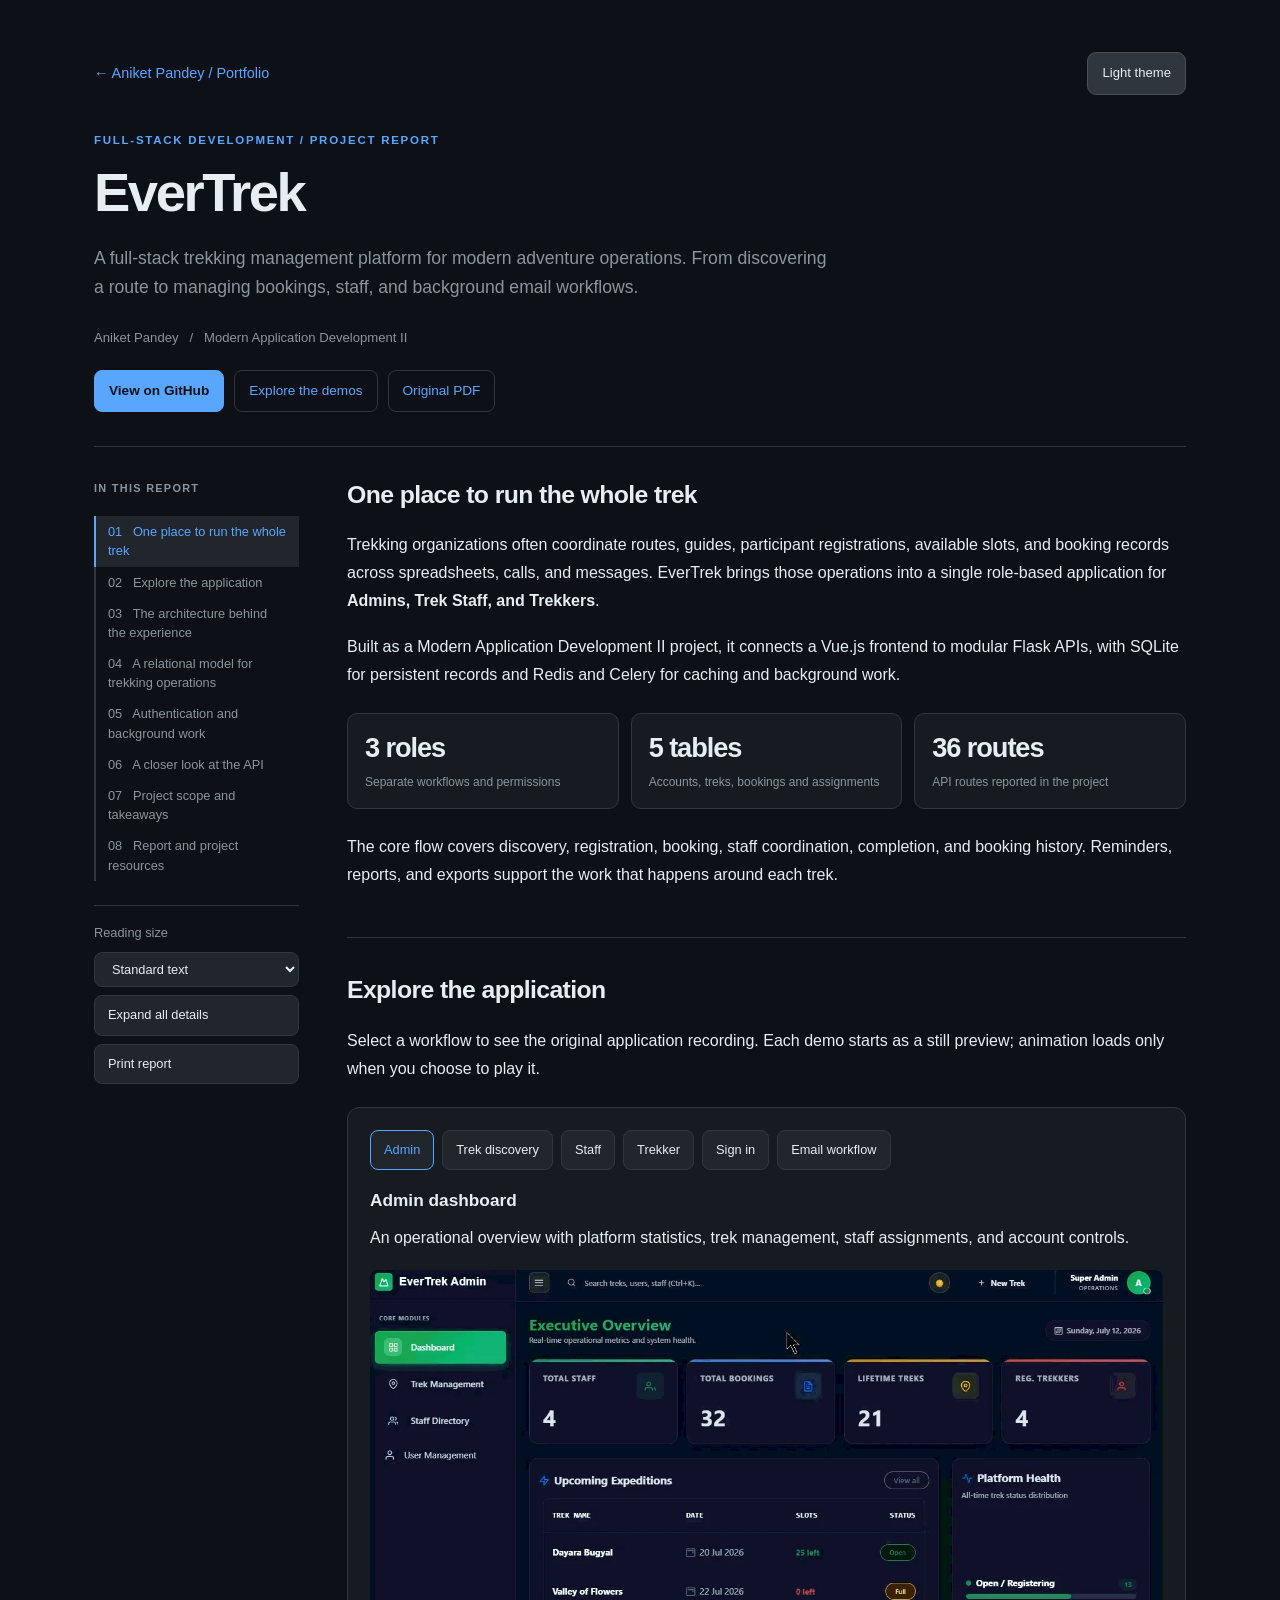
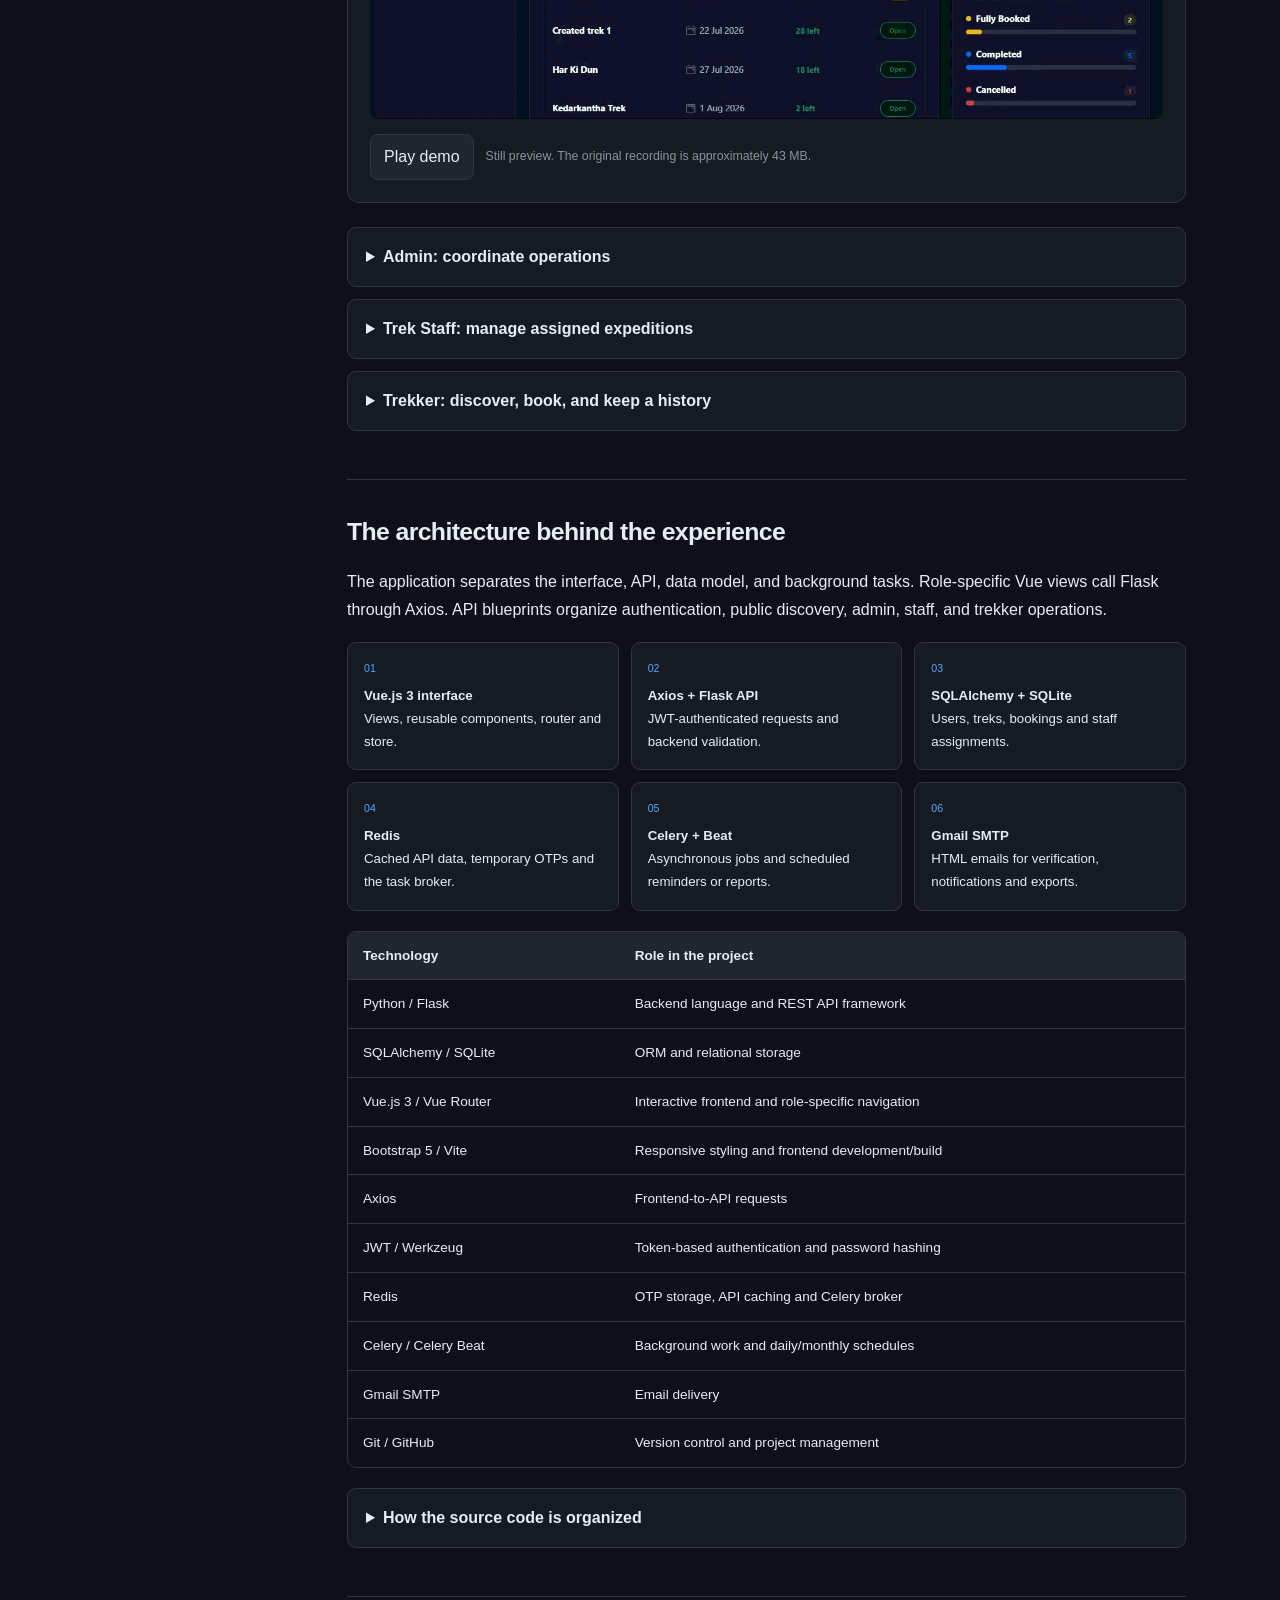
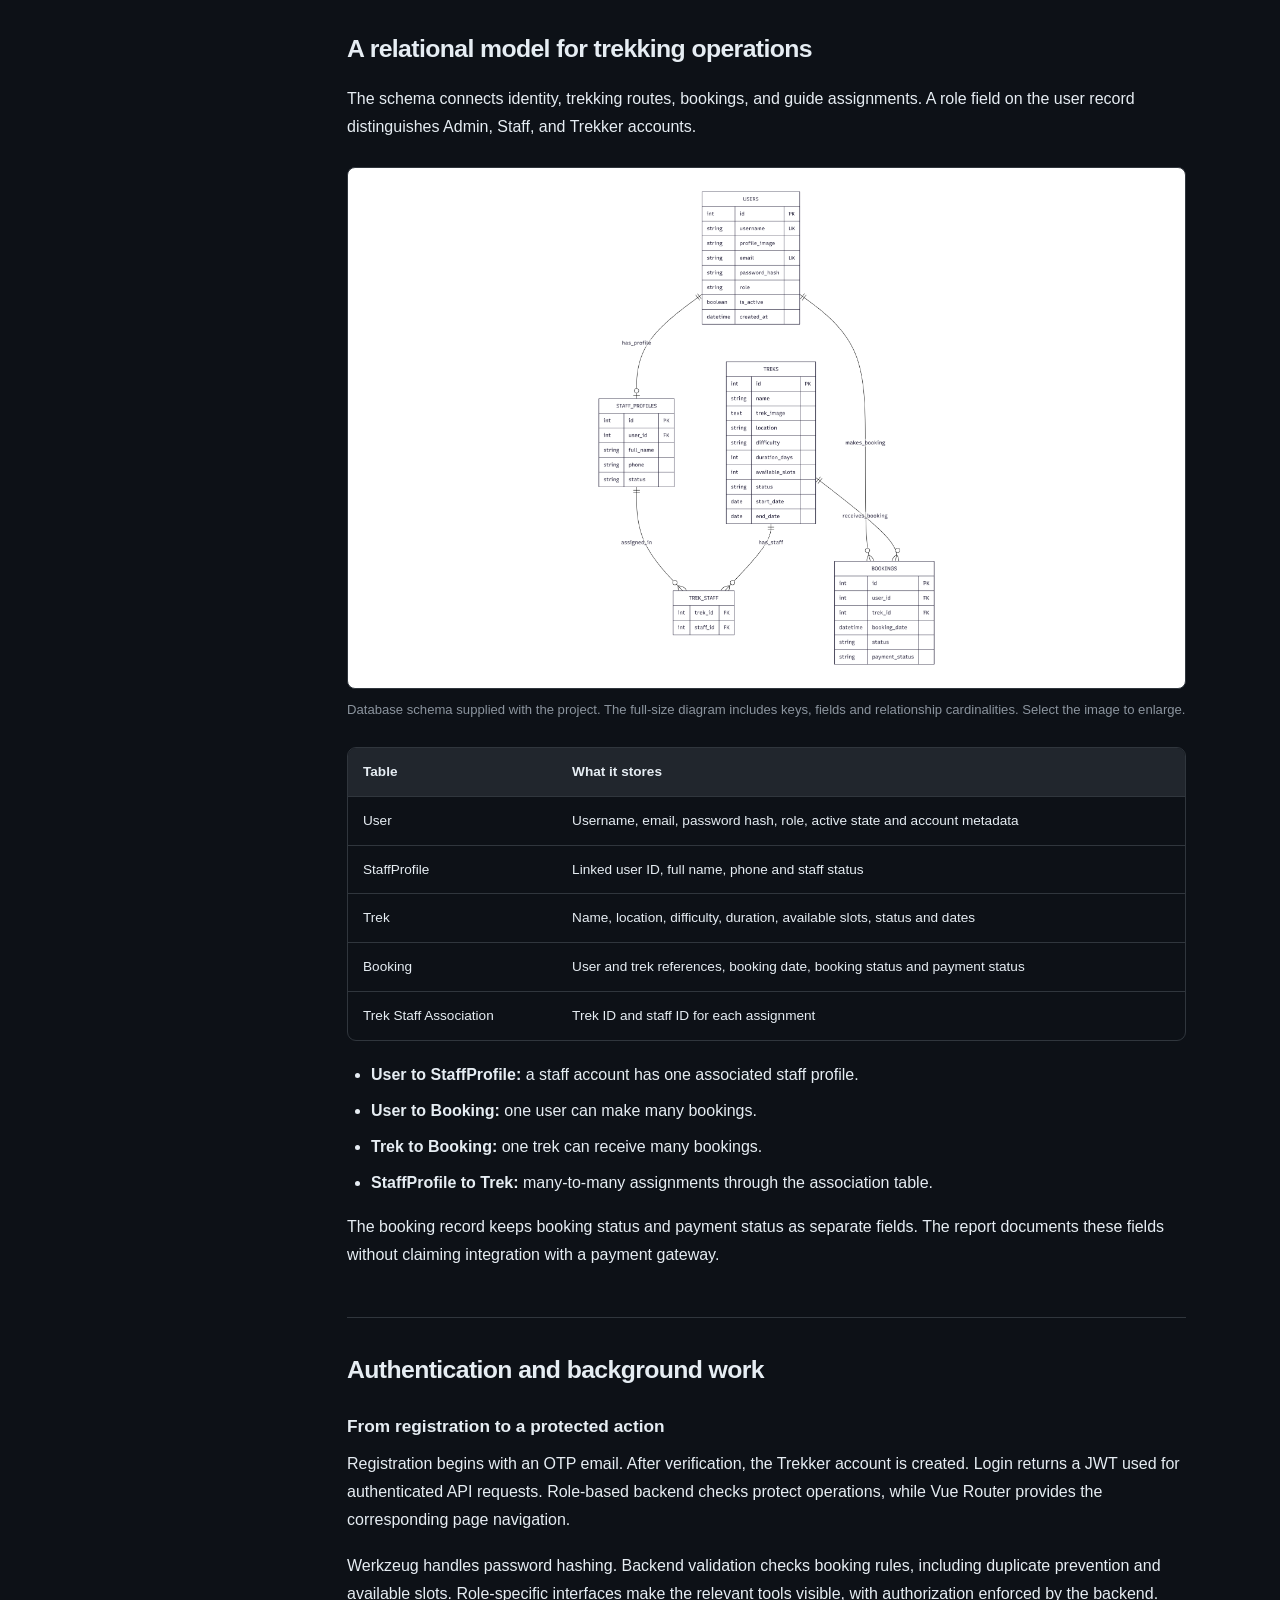
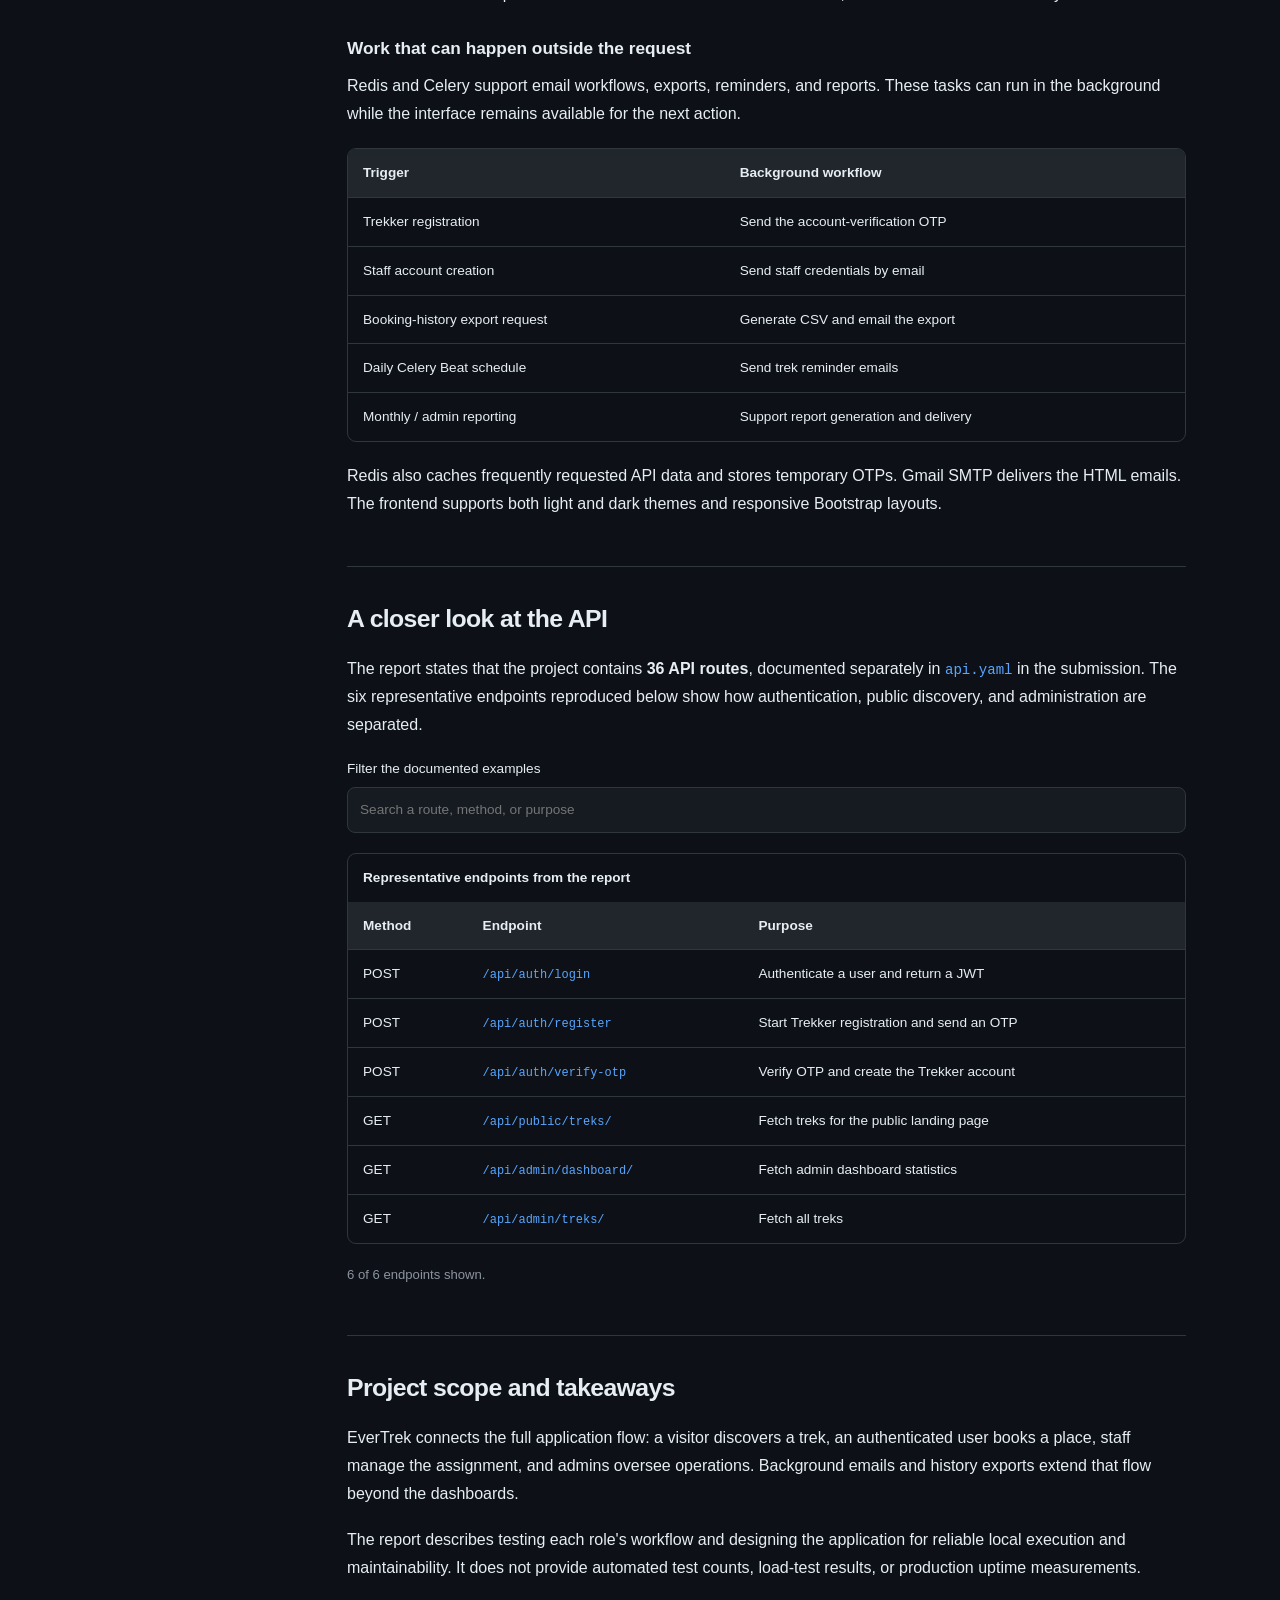
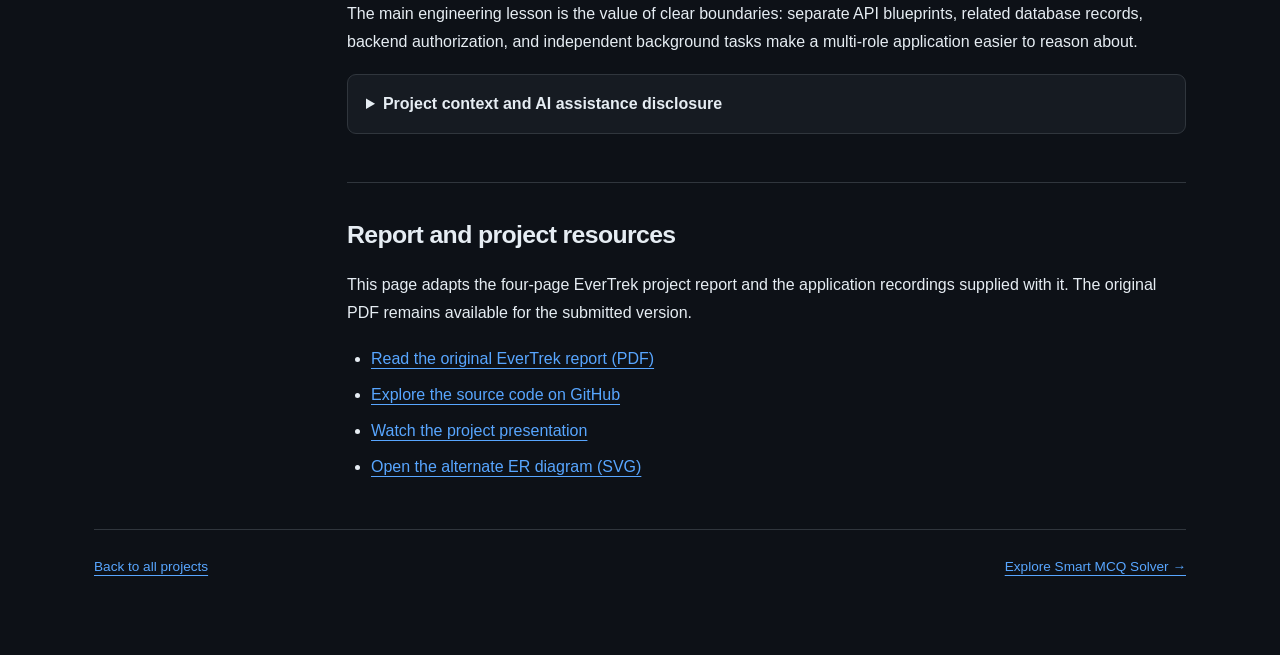
<file: evertrek.html>
<!doctype html>
<html lang="en"><head><meta charset="UTF-8"><meta name="viewport" content="width=device-width, initial-scale=1">
<title>EverTrek | Aniket Pandey</title><meta name="description" content="A full-stack trekking management platform for modern adventure operations. From discovering a route to managing bookings, staff, and background email workflows.">
<meta property="og:type" content="article"><meta property="og:title" content="EverTrek | Aniket Pandey"><meta property="og:description" content="A full-stack trekking management platform for modern adventure operations. From discovering a route to managing bookings, staff, and background email workflows."><meta property="og:url" content="https://silicontable-aniketpandey.github.io/Portfolio-Website/evertrek.html"><meta property="og:image" content="https://silicontable-aniketpandey.github.io/Portfolio-Website/assets/reports/admin-dashboard-poster.webp">
<meta name="twitter:card" content="summary_large_image"><meta name="twitter:title" content="EverTrek | Aniket Pandey"><meta name="twitter:description" content="A full-stack trekking management platform for modern adventure operations. From discovering a route to managing bookings, staff, and background email workflows."><meta name="twitter:image" content="https://silicontable-aniketpandey.github.io/Portfolio-Website/assets/reports/admin-dashboard-poster.webp">
<link rel="stylesheet" href="style.css?v=3"><link rel="stylesheet" href="project-report.css?v=1">
</head><body class="dark-mode"><script>try { document.body.classList.toggle("dark-mode", localStorage.getItem("theme") !== "light"); } catch (_) {}</script>
<a class="skip-link" href="#report-content">Skip to report</a><div class="reading-progress" aria-hidden="true"><span id="reading-progress"></span></div>
<div class="report-shell"><header class="report-topbar"><a href="index.html#projects">&larr; Aniket Pandey / Portfolio</a><button type="button" id="theme-toggle" class="theme-toggle-btn">Light theme</button></header>
<main><header class="report-hero"><p class="eyebrow">Full-stack development / Project report</p><h1>EverTrek</h1><p class="report-deck">A full-stack trekking management platform for modern adventure operations. From discovering a route to managing bookings, staff, and background email workflows.</p><p class="report-meta">Aniket Pandey &nbsp; / &nbsp; Modern Application Development II</p><div class="report-actions"><a href="https://github.com/SiliconTable-AniketPandey/EverTrek/" target="_blank" rel="noopener noreferrer">View on GitHub</a><a href="#walkthrough">Explore the demos</a><a href="Docs/EVERTREK_PROJECT_Report.pdf">Original PDF</a></div></header>
<div class="report-grid"><aside class="report-sidebar"><p class="toc-title">In this report</p><nav aria-label="Report sections"><a href="#overview">01 &nbsp; One place to run the whole trek</a><a href="#walkthrough">02 &nbsp; Explore the application</a><a href="#architecture">03 &nbsp; The architecture behind the experience</a><a href="#database">04 &nbsp; A relational model for trekking operations</a><a href="#workflows">05 &nbsp; Authentication and background work</a><a href="#api">06 &nbsp; A closer look at the API</a><a href="#learnings">07 &nbsp; Project scope and takeaways</a><a href="#sources">08 &nbsp; Report and project resources</a></nav><div class="reading-tools"><label for="reading-size">Reading size</label><select id="reading-size" aria-label="Reading text size"><option value="standard">Standard text</option><option value="large">Larger text</option></select><button type="button" id="expand-details" aria-expanded="false">Expand all details</button><button type="button" id="print-report">Print report</button></div></aside><article class="report-article" id="report-content"><section class="report-section" id="overview" aria-labelledby="overview-title"><h2 id="overview-title">One place to run the whole trek</h2><p>Trekking organizations often coordinate routes, guides, participant registrations, available slots, and booking records across spreadsheets, calls, and messages. EverTrek brings those operations into a single role-based application for <strong>Admins, Trek Staff, and Trekkers</strong>.</p><p>Built as a Modern Application Development II project, it connects a Vue.js frontend to modular Flask APIs, with SQLite for persistent records and Redis and Celery for caching and background work.</p><div class="stats"><div class="stat"><strong>3 roles</strong><span>Separate workflows and permissions</span></div><div class="stat"><strong>5 tables</strong><span>Accounts, treks, bookings and assignments</span></div><div class="stat"><strong>36 routes</strong><span>API routes reported in the project</span></div></div><p>The core flow covers discovery, registration, booking, staff coordination, completion, and booking history. Reminders, reports, and exports support the work that happens around each trek.</p></section><section class="report-section" id="walkthrough" aria-labelledby="walkthrough-title"><h2 id="walkthrough-title">Explore the application</h2><p>Select a workflow to see the original application recording. Each demo starts as a still preview; animation loads only when you choose to play it.</p><div class="interactive"><div class="gallery-choices" role="group" aria-label="Choose an EverTrek demonstration"><button type="button" data-demo="admin-dashboard" aria-pressed="true">Admin</button><button type="button" data-demo="landing" aria-pressed="false">Trek discovery</button><button type="button" data-demo="staff-dashboard" aria-pressed="false">Staff</button><button type="button" data-demo="user-dashboard" aria-pressed="false">Trekker</button><button type="button" data-demo="login" aria-pressed="false">Sign in</button><button type="button" data-demo="celery-email" aria-pressed="false">Email workflow</button></div><h3 id="demo-title">Admin dashboard</h3><p id="demo-description">An operational overview with platform statistics, trek management, staff assignments, and account controls.</p><img class="demo-image" id="demo-image" src="assets/reports/admin-dashboard-poster.webp" alt="EverTrek admin dashboard showing platform statistics and upcoming expeditions" width="1340" height="757" loading="lazy"><div class="demo-controls"><button type="button" id="demo-play" aria-pressed="false">Play demo</button><p id="demo-status" role="status">Still preview. The original recording is approximately 43 MB.</p></div><noscript><p>JavaScript enables the demo selector. The source recordings are also available in the project repository.</p></noscript></div><details><summary>Admin: coordinate operations</summary><div class="detail-body"><p>The admin dashboard presents platform statistics and trek availability. Admins can create, update, delete, and change the status of treks; create staff accounts; activate or blacklist staff; and assign guides to treks. Trekker management includes search, profile views, and activate/blacklist controls.</p></div></details><details><summary>Trek Staff: manage assigned expeditions</summary><div class="detail-body"><p>Staff have a separate dashboard for their assigned treks. They can inspect participant lists, update available slots and trek status, and manage the transition from upcoming assignments to completed expeditions.</p></div></details><details><summary>Trekker: discover, book, and keep a history</summary><div class="detail-body"><p>Visitors can browse the public discovery page before signing in. Registered trekkers can book available treks, manage their profile, review upcoming and past bookings, cancel bookings, and request a CSV booking-history export by email. Backend checks prevent duplicate bookings and validate available slots.</p></div></details></section><section class="report-section" id="architecture" aria-labelledby="architecture-title"><h2 id="architecture-title">The architecture behind the experience</h2><p>The application separates the interface, API, data model, and background tasks. Role-specific Vue views call Flask through Axios. API blueprints organize authentication, public discovery, admin, staff, and trekker operations.</p><ol class="pipeline"><li><strong>Vue.js 3 interface</strong>Views, reusable components, router and store.</li><li><strong>Axios + Flask API</strong>JWT-authenticated requests and backend validation.</li><li><strong>SQLAlchemy + SQLite</strong>Users, treks, bookings and staff assignments.</li><li><strong>Redis</strong>Cached API data, temporary OTPs and the task broker.</li><li><strong>Celery + Beat</strong>Asynchronous jobs and scheduled reminders or reports.</li><li><strong>Gmail SMTP</strong>HTML emails for verification, notifications and exports.</li></ol><div class="table-scroll"><table><thead><tr><th scope="col">Technology</th><th scope="col">Role in the project</th></tr></thead><tbody><tr><td>Python / Flask</td><td>Backend language and REST API framework</td></tr><tr><td>SQLAlchemy / SQLite</td><td>ORM and relational storage</td></tr><tr><td>Vue.js 3 / Vue Router</td><td>Interactive frontend and role-specific navigation</td></tr><tr><td>Bootstrap 5 / Vite</td><td>Responsive styling and frontend development/build</td></tr><tr><td>Axios</td><td>Frontend-to-API requests</td></tr><tr><td>JWT / Werkzeug</td><td>Token-based authentication and password hashing</td></tr><tr><td>Redis</td><td>OTP storage, API caching and Celery broker</td></tr><tr><td>Celery / Celery Beat</td><td>Background work and daily/monthly schedules</td></tr><tr><td>Gmail SMTP</td><td>Email delivery</td></tr><tr><td>Git / GitHub</td><td>Version control and project management</td></tr></tbody></table></div><details><summary>How the source code is organized</summary><div class="detail-body"><div class="table-scroll"><table><thead><tr><th scope="col">Location</th><th scope="col">Responsibility</th></tr></thead><tbody><tr><td><code>backend/app.py</code></td><td>Application entry point and blueprint registration</td></tr><tr><td><code>backend/models.py</code></td><td>SQLAlchemy models and relationships</td></tr><tr><td><code>backend/routes/</code></td><td>Auth, admin, staff, trekker and public API blueprints</td></tr><tr><td><code>backend/tasks/</code></td><td>Emails, reminders, reports and CSV exports</td></tr><tr><td><code>backend/extensions.py</code></td><td>Database, JWT, Redis and CORS setup</td></tr><tr><td><code>frontend/src/</code></td><td>Vue router, store, Axios layer, views and components</td></tr></tbody></table></div></div></details></section><section class="report-section" id="database" aria-labelledby="database-title"><h2 id="database-title">A relational model for trekking operations</h2><p>The schema connects identity, trekking routes, bookings, and guide assignments. A role field on the user record distinguishes Admin, Staff, and Trekker accounts.</p><figure><button type="button" class="figure-button diagram-preview" data-enlarge="Docs/EverTrek%20Gifs/ER_Light.png" aria-label="Enlarge: EverTrek entity relationship diagram connecting Users, Staff Profiles, Treks, Bookings and Trek Staff"><img src="Docs/EverTrek%20Gifs/ER_Light.png" alt="EverTrek entity relationship diagram connecting Users, Staff Profiles, Treks, Bookings and Trek Staff" loading="lazy" decoding="async" width="4591" height="6456"></button><figcaption>Database schema supplied with the project. The full-size diagram includes keys, fields and relationship cardinalities. Select the image to enlarge.</figcaption></figure><div class="table-scroll"><table><thead><tr><th scope="col">Table</th><th scope="col">What it stores</th></tr></thead><tbody><tr><td>User</td><td>Username, email, password hash, role, active state and account metadata</td></tr><tr><td>StaffProfile</td><td>Linked user ID, full name, phone and staff status</td></tr><tr><td>Trek</td><td>Name, location, difficulty, duration, available slots, status and dates</td></tr><tr><td>Booking</td><td>User and trek references, booking date, booking status and payment status</td></tr><tr><td>Trek Staff Association</td><td>Trek ID and staff ID for each assignment</td></tr></tbody></table></div><ul><li><strong>User to StaffProfile:</strong> a staff account has one associated staff profile.</li><li><strong>User to Booking:</strong> one user can make many bookings.</li><li><strong>Trek to Booking:</strong> one trek can receive many bookings.</li><li><strong>StaffProfile to Trek:</strong> many-to-many assignments through the association table.</li></ul><p>The booking record keeps booking status and payment status as separate fields. The report documents these fields without claiming integration with a payment gateway.</p></section><section class="report-section" id="workflows" aria-labelledby="workflows-title"><h2 id="workflows-title">Authentication and background work</h2><h3>From registration to a protected action</h3><p>Registration begins with an OTP email. After verification, the Trekker account is created. Login returns a JWT used for authenticated API requests. Role-based backend checks protect operations, while Vue Router provides the corresponding page navigation.</p><p>Werkzeug handles password hashing. Backend validation checks booking rules, including duplicate prevention and available slots. Role-specific interfaces make the relevant tools visible, with authorization enforced by the backend.</p><h3>Work that can happen outside the request</h3><p>Redis and Celery support email workflows, exports, reminders, and reports. These tasks can run in the background while the interface remains available for the next action.</p><div class="table-scroll"><table><thead><tr><th scope="col">Trigger</th><th scope="col">Background workflow</th></tr></thead><tbody><tr><td>Trekker registration</td><td>Send the account-verification OTP</td></tr><tr><td>Staff account creation</td><td>Send staff credentials by email</td></tr><tr><td>Booking-history export request</td><td>Generate CSV and email the export</td></tr><tr><td>Daily Celery Beat schedule</td><td>Send trek reminder emails</td></tr><tr><td>Monthly / admin reporting</td><td>Support report generation and delivery</td></tr></tbody></table></div><p>Redis also caches frequently requested API data and stores temporary OTPs. Gmail SMTP delivers the HTML emails. The frontend supports both light and dark themes and responsive Bootstrap layouts.</p></section><section class="report-section" id="api" aria-labelledby="api-title"><h2 id="api-title">A closer look at the API</h2><p>The report states that the project contains <strong>36 API routes</strong>, documented separately in <code>api.yaml</code> in the submission. The six representative endpoints reproduced below show how authentication, public discovery, and administration are separated.</p><label class="api-filter" for="api-search">Filter the documented examples<input type="search" id="api-search" placeholder="Search a route, method, or purpose"></label><div class="table-scroll"><table id="api-table"><caption>Representative endpoints from the report</caption><thead><tr><th scope="col">Method</th><th scope="col">Endpoint</th><th scope="col">Purpose</th></tr></thead><tbody><tr><td>POST</td><td><code>/api/auth/login</code></td><td>Authenticate a user and return a JWT</td></tr><tr><td>POST</td><td><code>/api/auth/register</code></td><td>Start Trekker registration and send an OTP</td></tr><tr><td>POST</td><td><code>/api/auth/verify-otp</code></td><td>Verify OTP and create the Trekker account</td></tr><tr><td>GET</td><td><code>/api/public/treks/</code></td><td>Fetch treks for the public landing page</td></tr><tr><td>GET</td><td><code>/api/admin/dashboard/</code></td><td>Fetch admin dashboard statistics</td></tr><tr><td>GET</td><td><code>/api/admin/treks/</code></td><td>Fetch all treks</td></tr></tbody></table></div><p id="api-count" class="quiet" role="status">6 of 6 endpoints shown.</p><p id="api-empty" hidden>No matching endpoints. Try “auth”, “GET”, or “treks”.</p></section><section class="report-section" id="learnings" aria-labelledby="learnings-title"><h2 id="learnings-title">Project scope and takeaways</h2><p>EverTrek connects the full application flow: a visitor discovers a trek, an authenticated user books a place, staff manage the assignment, and admins oversee operations. Background emails and history exports extend that flow beyond the dashboards.</p><p>The report describes testing each role's workflow and designing the application for reliable local execution and maintainability. It does not provide automated test counts, load-test results, or production uptime measurements.</p><p>The main engineering lesson is the value of clear boundaries: separate API blueprints, related database records, backend authorization, and independent background tasks make a multi-role application easier to reason about.</p><details><summary>Project context and AI assistance disclosure</summary><div class="detail-body"><p>This was Aniket Pandey's Modern Application Development II project, completed while pursuing the final term at diploma level. The source report declares approximately 20% AI/LLM assistance using ChatGPT 5 for bug finding, code suggestions, UI/UX suggestions, documentation, comments, best practices, and formatting.</p></div></details></section><section class="report-section" id="sources" aria-labelledby="sources-title"><h2 id="sources-title">Report and project resources</h2><p>This page adapts the four-page EverTrek project report and the application recordings supplied with it. The original PDF remains available for the submitted version.</p><ul><li><a href="Docs/EVERTREK_PROJECT_Report.pdf">Read the original EverTrek report (PDF)</a></li><li><a href="https://github.com/SiliconTable-AniketPandey/EverTrek/" target="_blank" rel="noopener noreferrer">Explore the source code on GitHub</a></li><li><a href="https://drive.google.com/file/d/1uzpVcEyPwWIurLzLLokW16ss7XziX1vo/view?usp=sharing" target="_blank" rel="noopener noreferrer">Watch the project presentation</a></li><li><a href="Docs/EverTrek%20Gifs/ER_Dark_Ligt.svg">Open the alternate ER diagram (SVG)</a></li></ul></section></article></div></main>
<footer class="report-footer"><a href="index.html#projects">Back to all projects</a><a href="smart-mcq-solver.html">Explore Smart MCQ Solver &rarr;</a></footer></div>
<dialog id="figure-dialog" aria-labelledby="figure-title"><div class="dialog-top"><p id="figure-title">Report figure</p><button type="button" id="close-figure">Close</button></div><img id="enlarged-figure" alt=""></dialog>
<script src="script.js?v=3"></script><script src="project-report.js?v=1"></script></body></html>
</file>
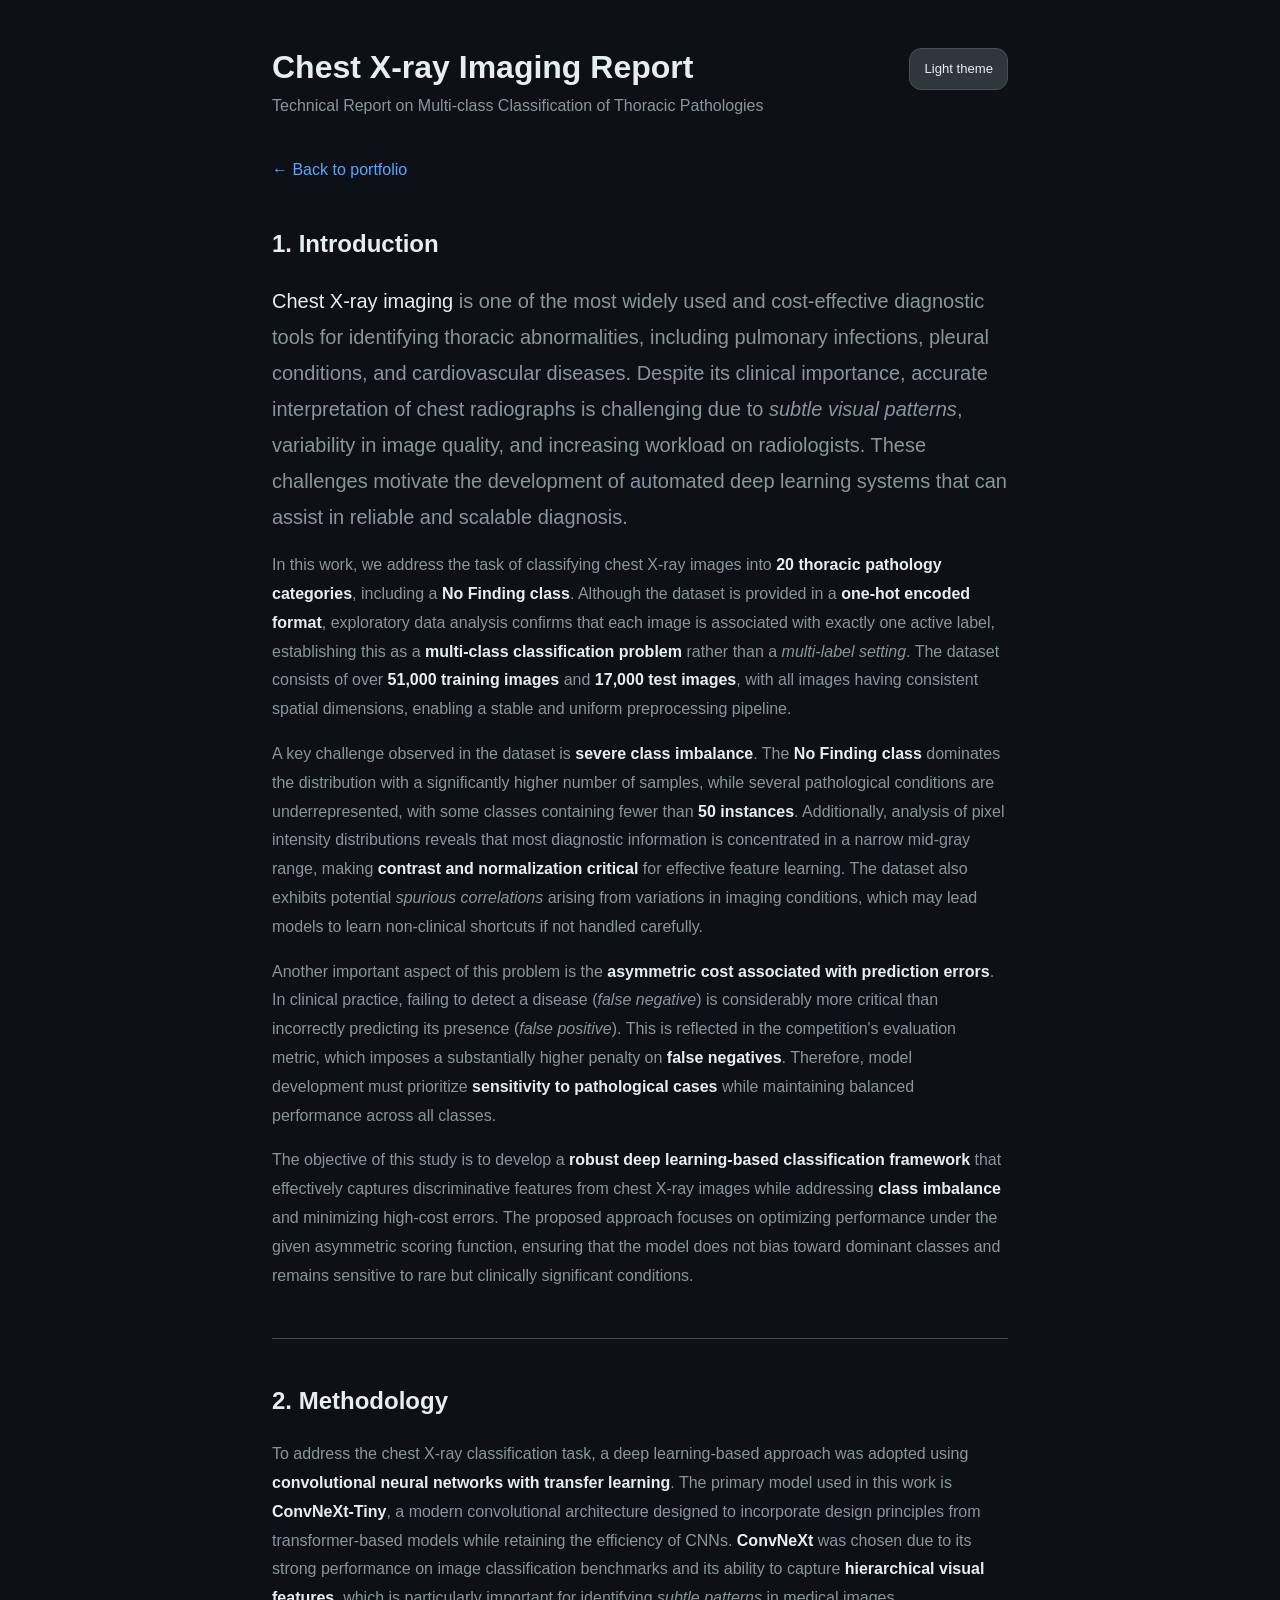
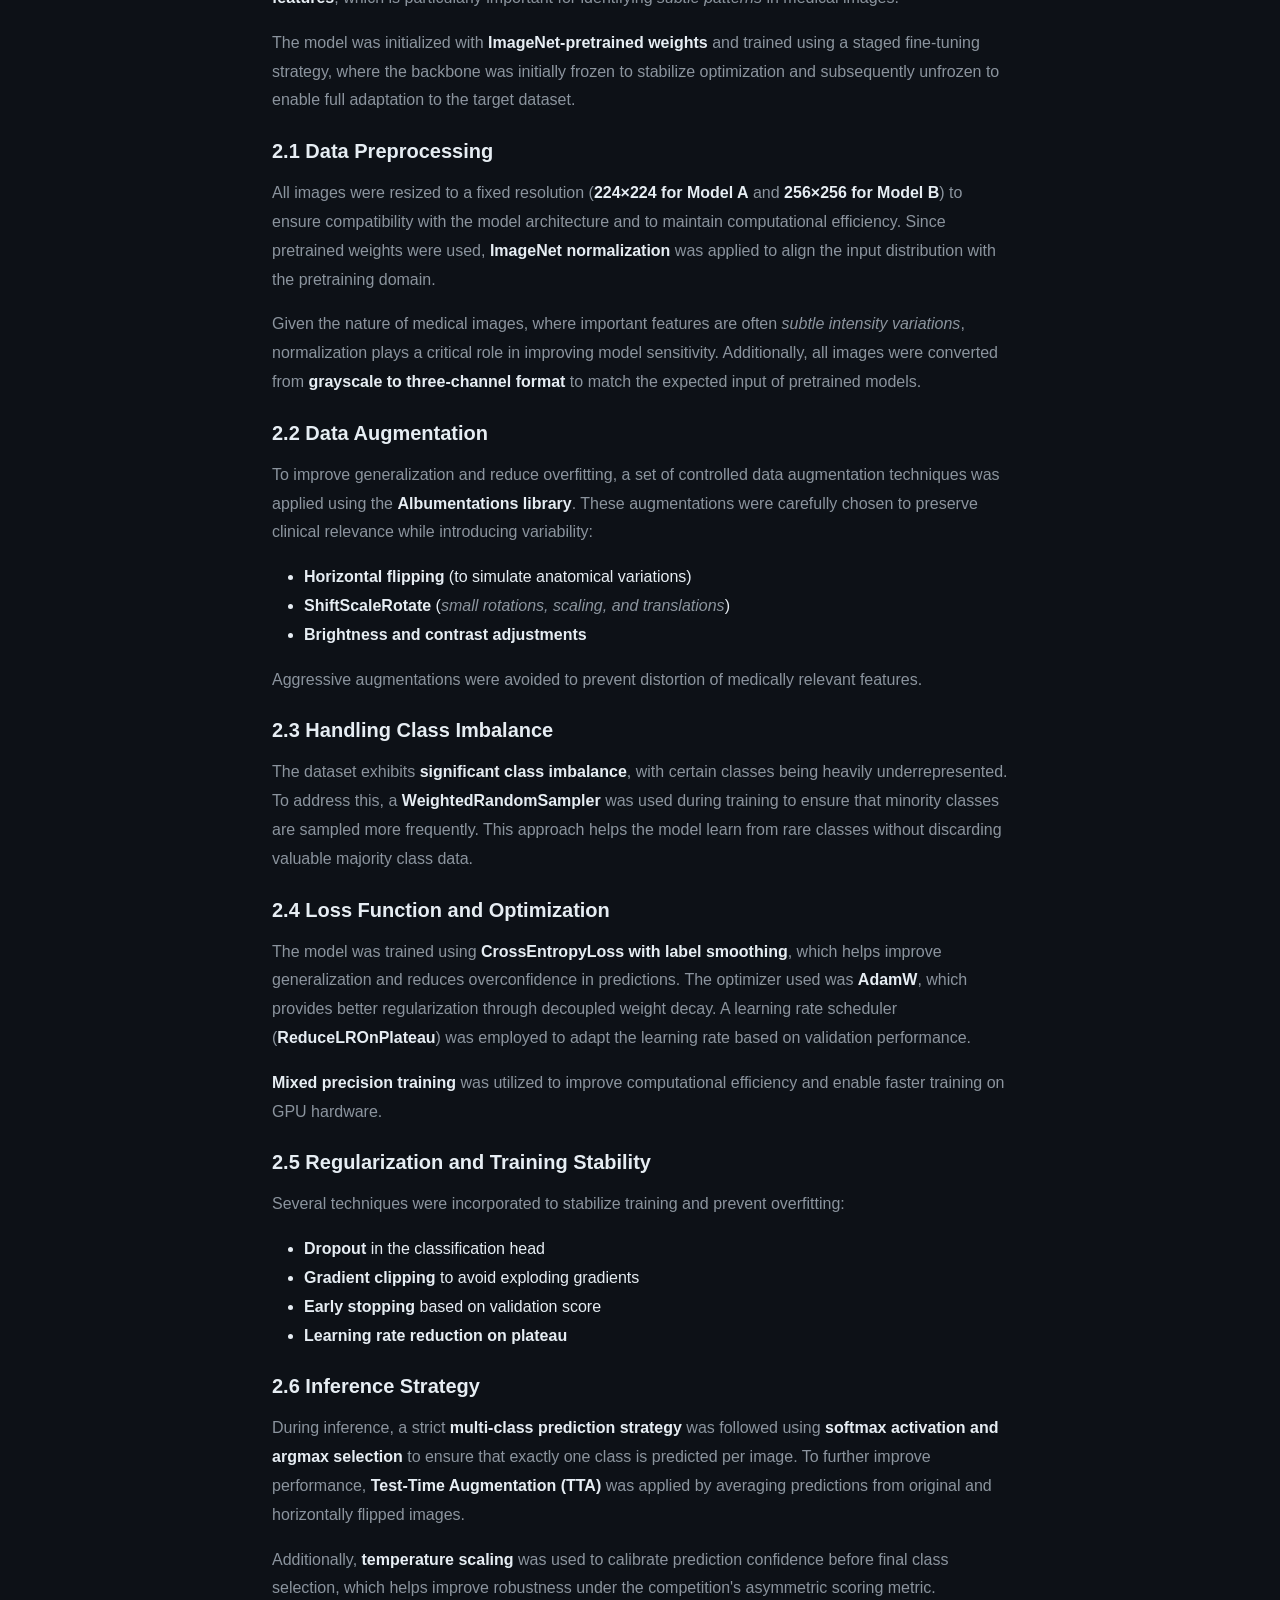
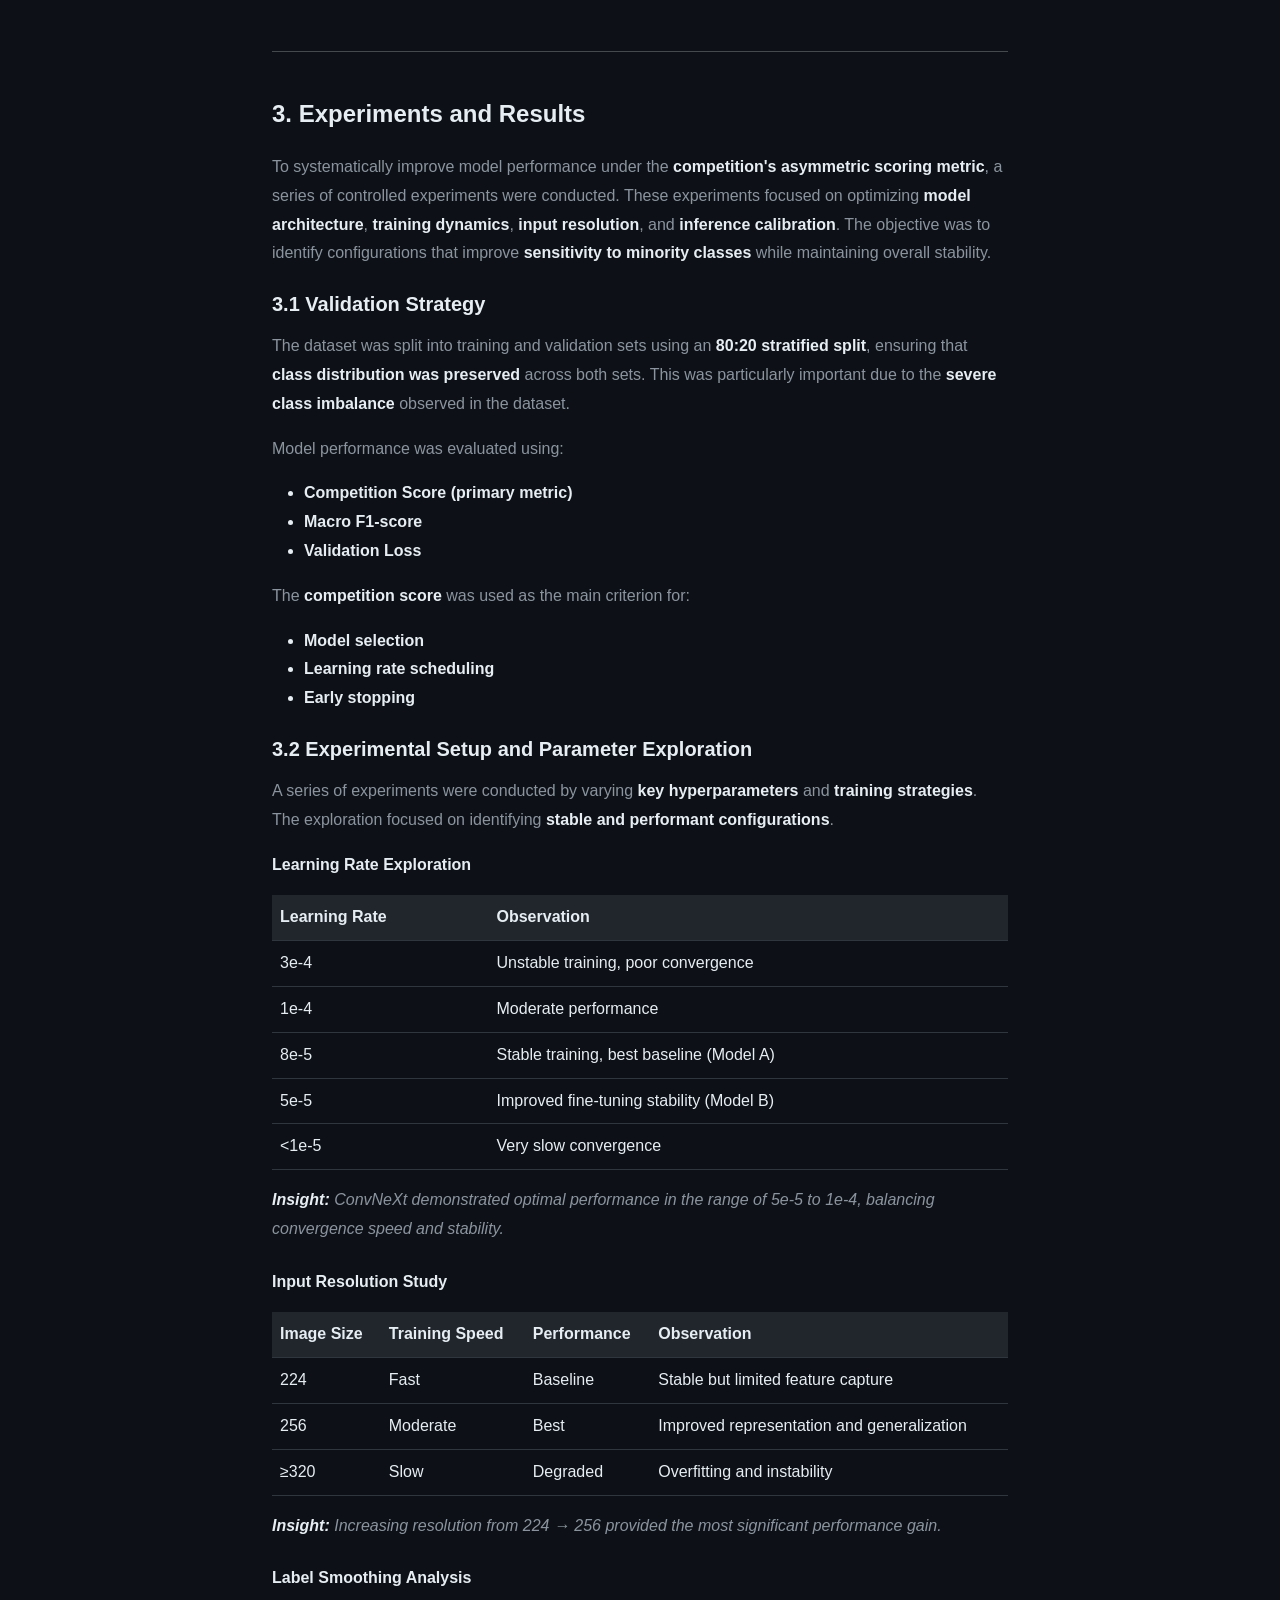
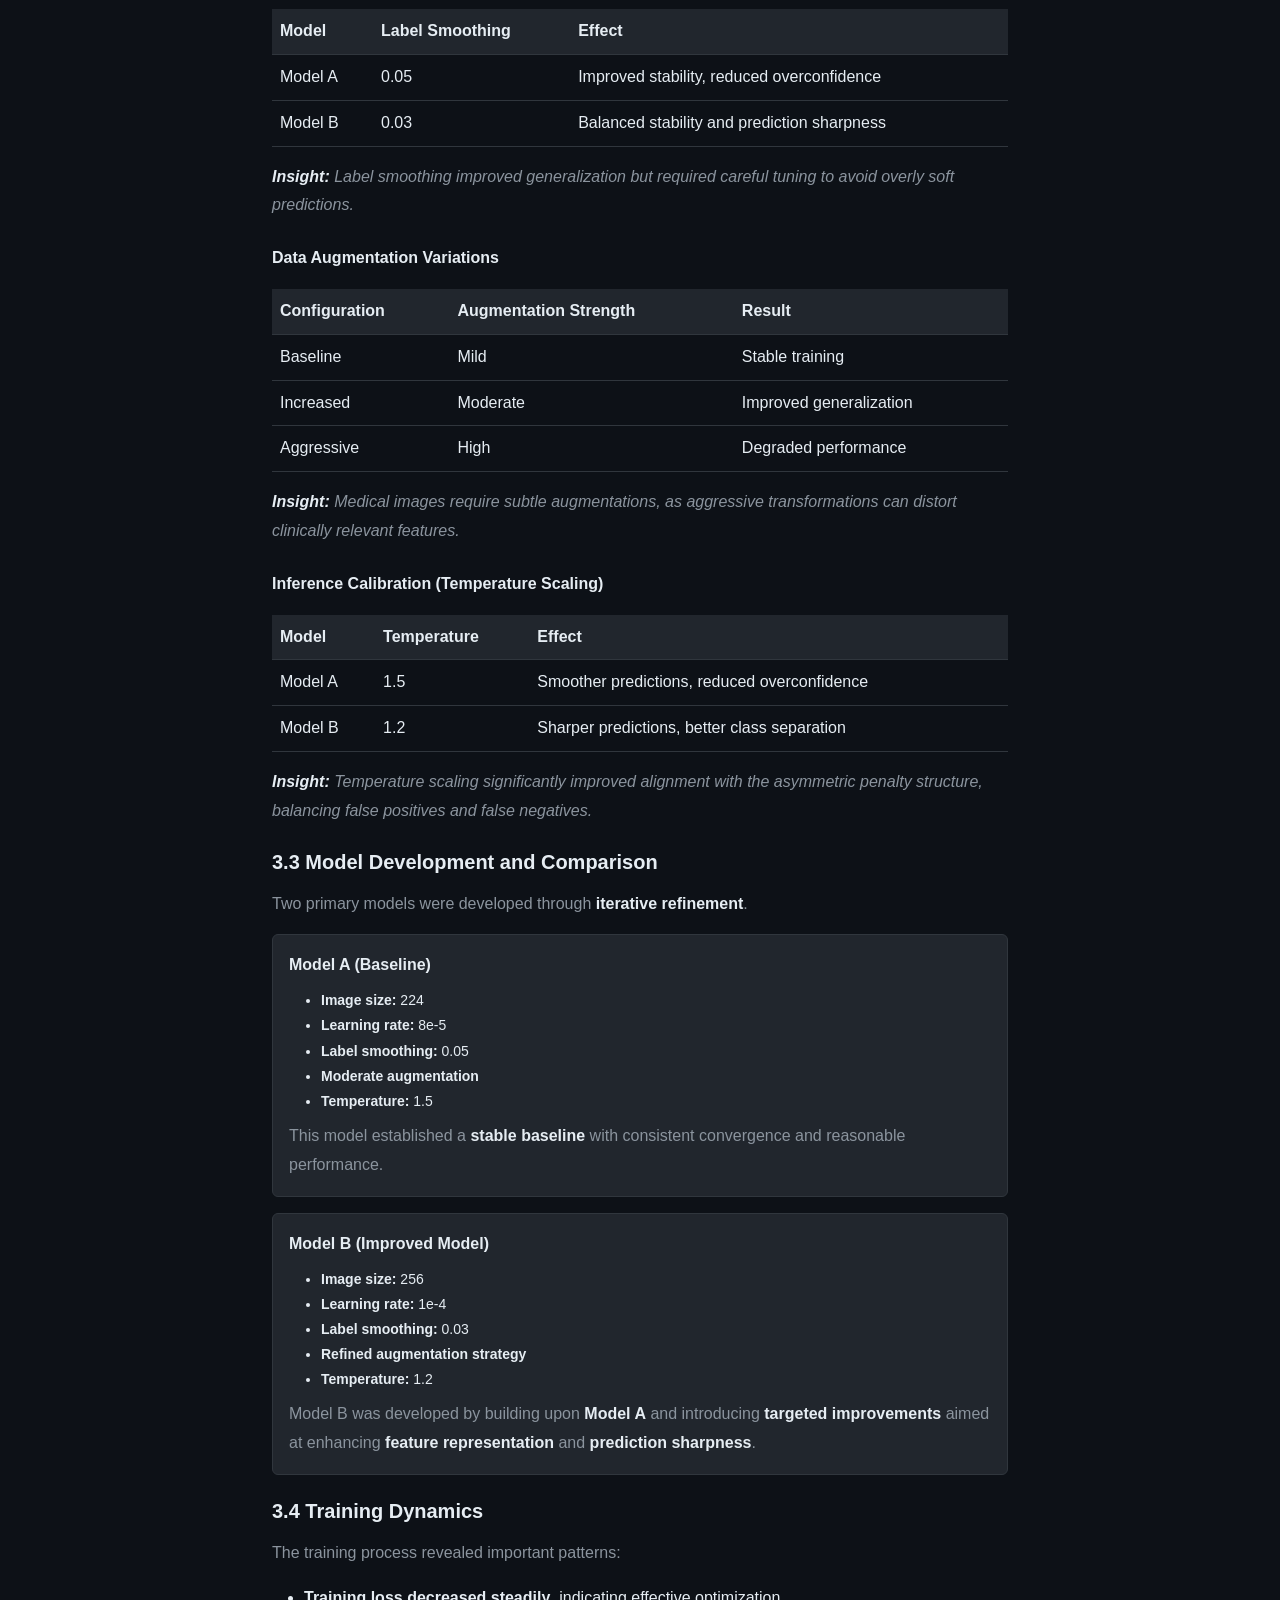
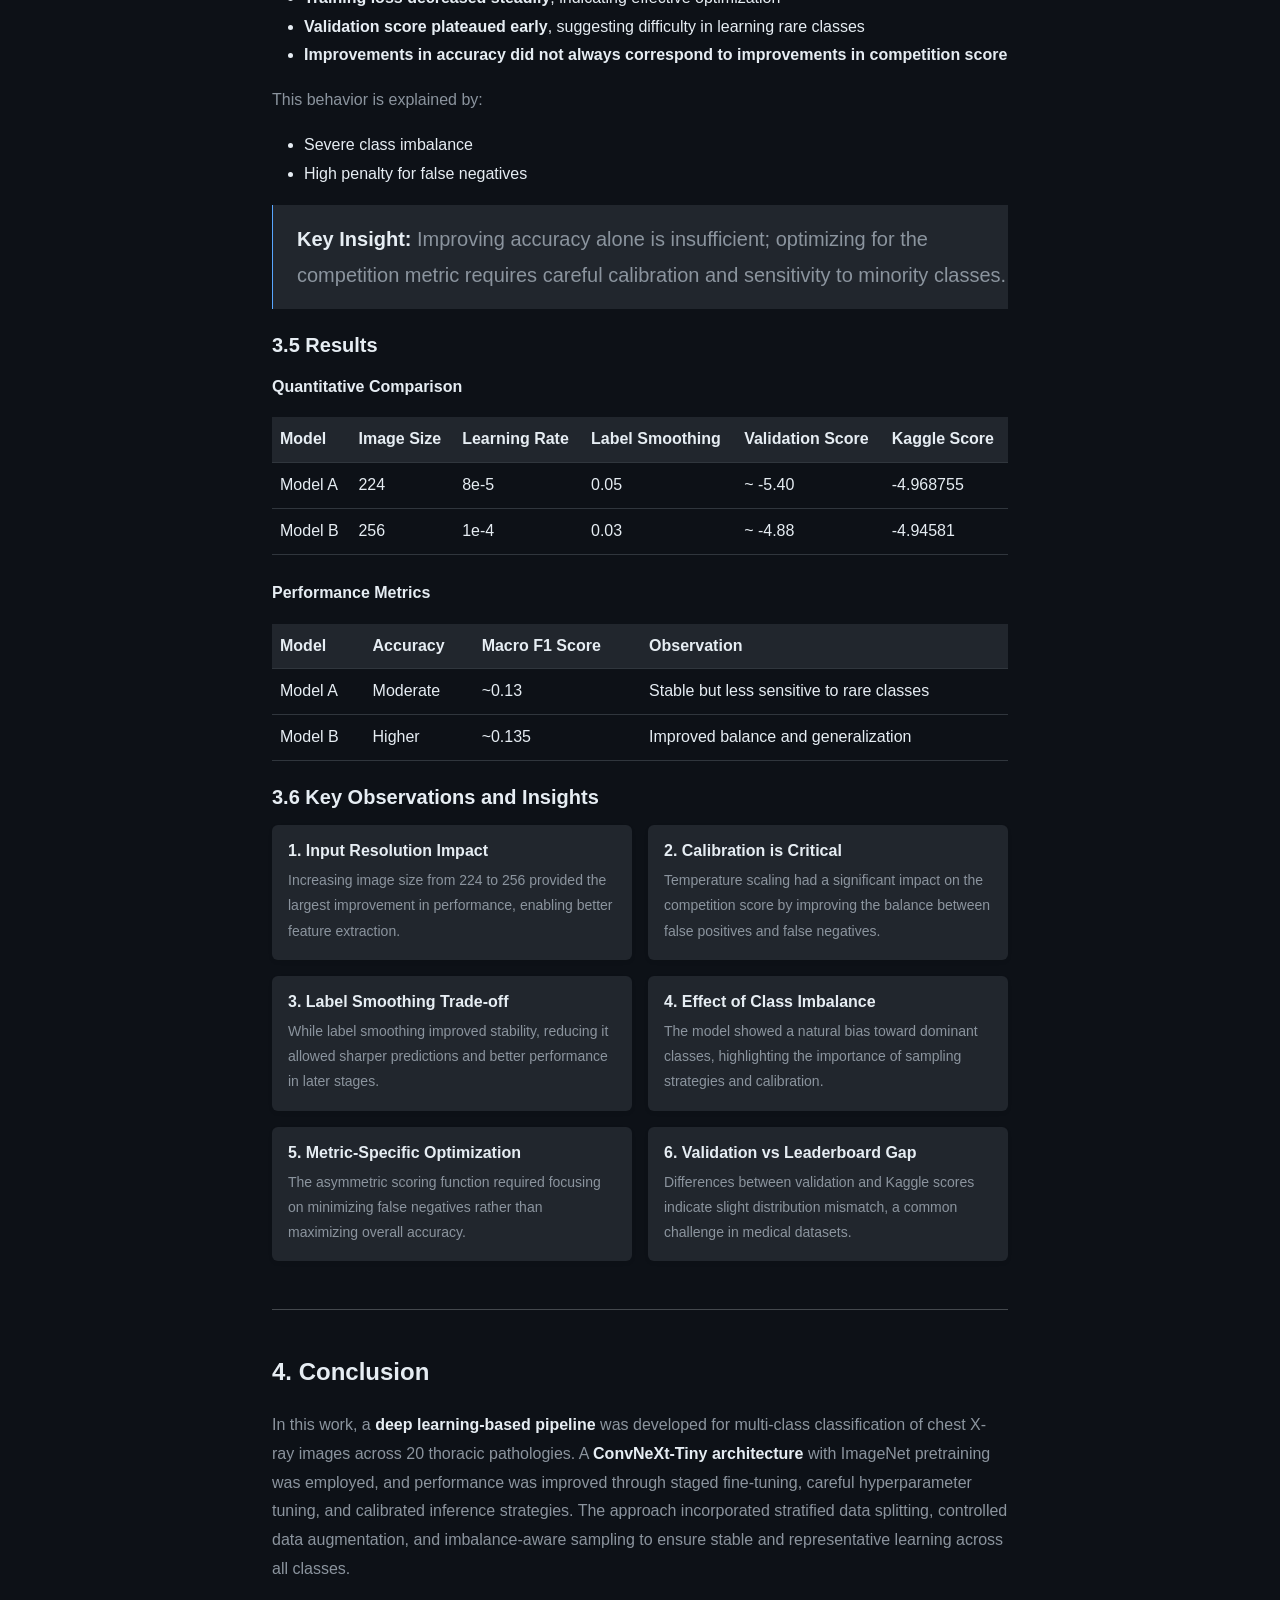
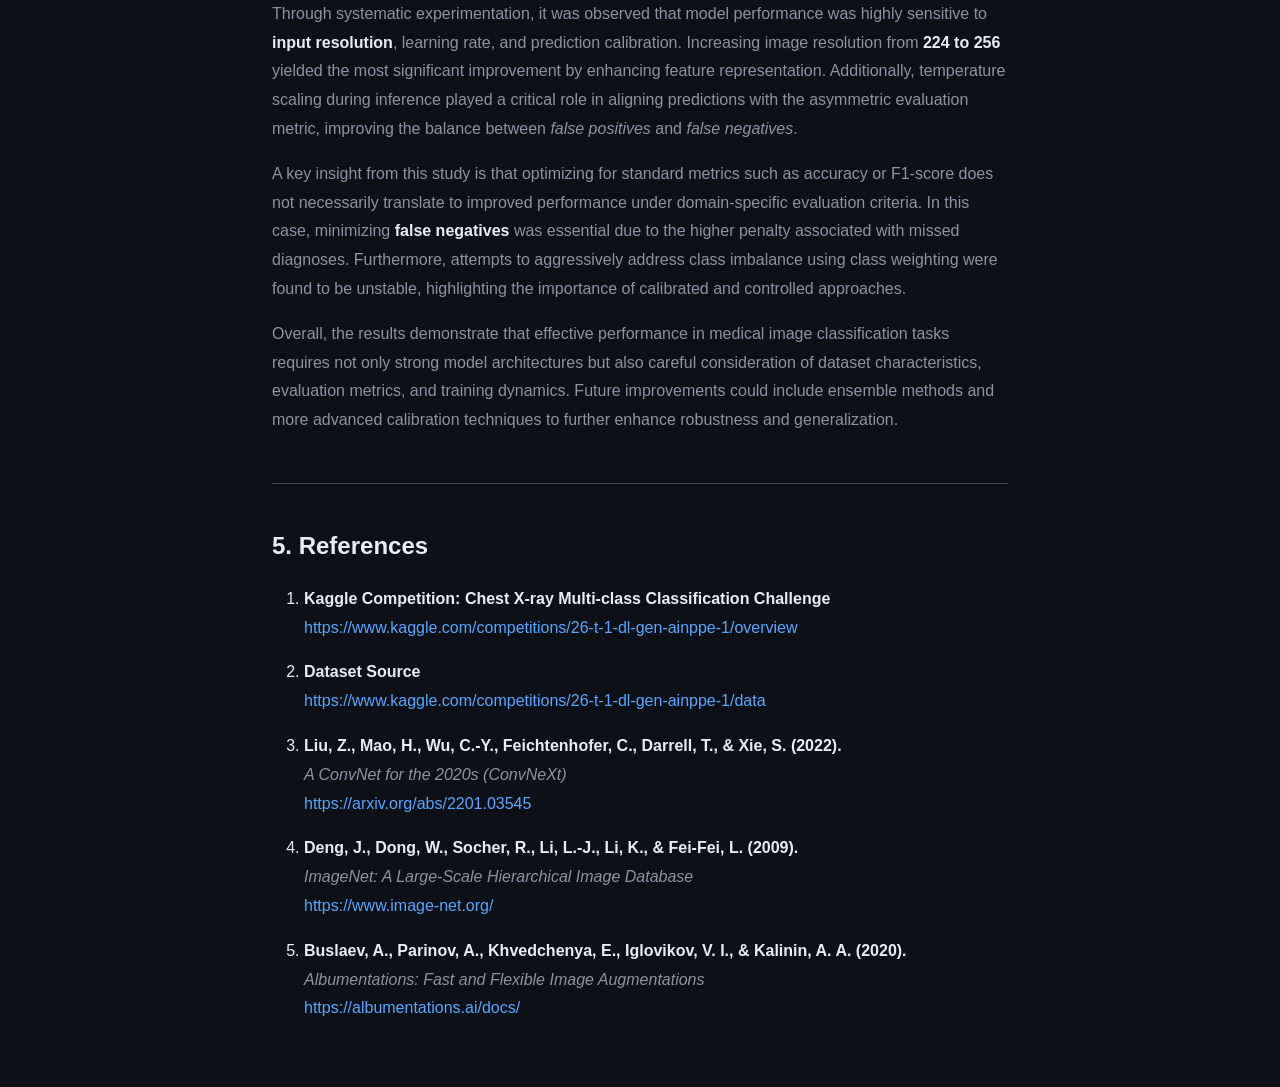
<file: report.html>
<!DOCTYPE html>
<html lang="en">
<head>
    <meta charset="UTF-8">
    <meta name="viewport" content="width=device-width, initial-scale=1.0">
    <title>Chest X-ray Imaging Report</title>
    <link href="https://cdn.jsdelivr.net/npm/bootstrap@5.3.8/dist/css/bootstrap.min.css" rel="stylesheet">
    <link rel="stylesheet" href="X_ray_report.css?v=2">
<link rel="stylesheet" href="theme-controls.css?v=1">
</head>
<body class="bg-light">
    <div class="container py-5">
        <div class="row">
            <div class="col-lg-8 mx-auto">
                <div class="report-header d-flex justify-content-between align-items-start mb-4">
                    <div>
                        <h1 class="mb-2">Chest X-ray Imaging Report</h1>
                        <p class="lead text-muted">Technical Report on Multi-class Classification of Thoracic Pathologies</p>
                    </div>
                    <button id="theme-toggle" class="theme-toggle-btn">Light theme</button>
                </div>
                <p><a href="index.html#projects">&larr; Back to portfolio</a></p>
                <article>
                    <h4 id="1-introduction" class="mb-4 mt-5">1. Introduction</h4>
                    <p class="text-muted lead"><strong>Chest X-ray imaging</strong> is one of the most widely used and cost-effective diagnostic tools for identifying thoracic abnormalities, including pulmonary infections, pleural conditions, and cardiovascular diseases. Despite its clinical importance, accurate interpretation of chest radiographs is challenging due to <em>subtle visual patterns</em>, variability in image quality, and increasing workload on radiologists. These challenges motivate the development of automated deep learning systems that can assist in reliable and scalable diagnosis.</p>
                    <p class="text-muted">In this work, we address the task of classifying chest X-ray images into <strong>20 thoracic pathology categories</strong>, including a <strong>No Finding class</strong>. Although the dataset is provided in a <strong>one-hot encoded format</strong>, exploratory data analysis confirms that each image is associated with exactly one active label, establishing this as a <strong>multi-class classification problem</strong> rather than a <em>multi-label setting</em>. The dataset consists of over <strong>51,000 training images</strong> and <strong>17,000 test images</strong>, with all images having consistent spatial dimensions, enabling a stable and uniform preprocessing pipeline.</p>
                    <p class="text-muted">A key challenge observed in the dataset is <strong>severe class imbalance</strong>. The <strong>No Finding class</strong> dominates the distribution with a significantly higher number of samples, while several pathological conditions are underrepresented, with some classes containing fewer than <strong>50 instances</strong>. Additionally, analysis of pixel intensity distributions reveals that most diagnostic information is concentrated in a narrow mid-gray range, making <strong>contrast and normalization critical</strong> for effective feature learning. The dataset also exhibits potential <em>spurious correlations</em> arising from variations in imaging conditions, which may lead models to learn non-clinical shortcuts if not handled carefully.</p>
                    <p class="text-muted">Another important aspect of this problem is the <strong>asymmetric cost associated with prediction errors</strong>. In clinical practice, failing to detect a disease (<em>false negative</em>) is considerably more critical than incorrectly predicting its presence (<em>false positive</em>). This is reflected in the competition's evaluation metric, which imposes a substantially higher penalty on <strong>false negatives</strong>. Therefore, model development must prioritize <strong>sensitivity to pathological cases</strong> while maintaining balanced performance across all classes.</p>
                    <p class="text-muted">The objective of this study is to develop a <strong>robust deep learning-based classification framework</strong> that effectively captures discriminative features from chest X-ray images while addressing <strong>class imbalance</strong> and minimizing high-cost errors. The proposed approach focuses on optimizing performance under the given asymmetric scoring function, ensuring that the model does not bias toward dominant classes and remains sensitive to rare but clinically significant conditions.</p>
                    <hr class="my-5">

                    <h4 id="2-methodology" class="mb-4 mt-5">2. Methodology</h4>
                    <p class="text-muted">To address the chest X-ray classification task, a deep learning-based approach was adopted using <strong>convolutional neural networks with transfer learning</strong>. The primary model used in this work is <strong>ConvNeXt-Tiny</strong>, a modern convolutional architecture designed to incorporate design principles from transformer-based models while retaining the efficiency of CNNs. <strong>ConvNeXt</strong> was chosen due to its strong performance on image classification benchmarks and its ability to capture <strong>hierarchical visual features</strong>, which is particularly important for identifying <em>subtle patterns</em> in medical images.</p>
                    <p class="text-muted">The model was initialized with <strong>ImageNet-pretrained weights</strong> and trained using a staged fine-tuning strategy, where the backbone was initially frozen to stabilize optimization and subsequently unfrozen to enable full adaptation to the target dataset.</p>

                    <h5 id="2-1-data-preprocessing" class="mt-4 mb-3">2.1 Data Preprocessing</h5>
                    <p class="text-muted">All images were resized to a fixed resolution (<strong>224×224 for Model A</strong> and <strong>256×256 for Model B</strong>) to ensure compatibility with the model architecture and to maintain computational efficiency. Since pretrained weights were used, <strong>ImageNet normalization</strong> was applied to align the input distribution with the pretraining domain.</p>
                    <p class="text-muted">Given the nature of medical images, where important features are often <em>subtle intensity variations</em>, normalization plays a critical role in improving model sensitivity. Additionally, all images were converted from <strong>grayscale to three-channel format</strong> to match the expected input of pretrained models.</p>

                    <h5 id="2-2-data-augmentation" class="mt-4 mb-3">2.2 Data Augmentation</h5>
                    <p class="text-muted">To improve generalization and reduce overfitting, a set of controlled data augmentation techniques was applied using the <strong>Albumentations library</strong>. These augmentations were carefully chosen to preserve clinical relevance while introducing variability:</p>
                    <ul class="text-muted">
                        <li><strong>Horizontal flipping</strong> (to simulate anatomical variations)</li>
                        <li><strong>ShiftScaleRotate</strong> (<em>small rotations, scaling, and translations</em>)</li>
                        <li><strong>Brightness and contrast adjustments</strong></li>
                    </ul>
                    <p class="text-muted">Aggressive augmentations were avoided to prevent distortion of medically relevant features.</p>

                    <h5 id="2-3-handling-class-imbalance" class="mt-4 mb-3">2.3 Handling Class Imbalance</h5>
                    <p class="text-muted">The dataset exhibits <strong>significant class imbalance</strong>, with certain classes being heavily underrepresented. To address this, a <strong>WeightedRandomSampler</strong> was used during training to ensure that minority classes are sampled more frequently. This approach helps the model learn from rare classes without discarding valuable majority class data.</p>

                    <h5 id="2-4-loss-function-and-optimization" class="mt-4 mb-3">2.4 Loss Function and Optimization</h5>
                    <p class="text-muted">The model was trained using <strong>CrossEntropyLoss with label smoothing</strong>, which helps improve generalization and reduces overconfidence in predictions. The optimizer used was <strong>AdamW</strong>, which provides better regularization through decoupled weight decay. A learning rate scheduler (<strong>ReduceLROnPlateau</strong>) was employed to adapt the learning rate based on validation performance.</p>
                    <p class="text-muted"><strong>Mixed precision training</strong> was utilized to improve computational efficiency and enable faster training on GPU hardware.</p>

                    <h5 id="2-5-regularization-and-training-stability" class="mt-4 mb-3">2.5 Regularization and Training Stability</h5>
                    <p class="text-muted">Several techniques were incorporated to stabilize training and prevent overfitting:</p>
                    <ul class="text-muted">
                        <li><strong>Dropout</strong> in the classification head</li>
                        <li><strong>Gradient clipping</strong> to avoid exploding gradients</li>
                        <li><strong>Early stopping</strong> based on validation score</li>
                        <li><strong>Learning rate reduction on plateau</strong></li>
                    </ul>

                    <h5 id="2-6-inference-strategy" class="mt-4 mb-3">2.6 Inference Strategy</h5>
                    <p class="text-muted">During inference, a strict <strong>multi-class prediction strategy</strong> was followed using <strong>softmax activation and argmax selection</strong> to ensure that exactly one class is predicted per image. To further improve performance, <strong>Test-Time Augmentation (TTA)</strong> was applied by averaging predictions from original and horizontally flipped images.</p>
                    <p class="text-muted">Additionally, <strong>temperature scaling</strong> was used to calibrate prediction confidence before final class selection, which helps improve robustness under the competition's asymmetric scoring metric.</p>
                    <hr class="my-5">

                    <h4 id="3-experiments-and-results" class="mb-4 mt-5">3. Experiments and Results</h4>
                    <p class="text-muted">To systematically improve model performance under the <strong>competition's asymmetric scoring metric</strong>, a series of controlled experiments were conducted. These experiments focused on optimizing <strong>model architecture</strong>, <strong>training dynamics</strong>, <strong>input resolution</strong>, and <strong>inference calibration</strong>. The objective was to identify configurations that improve <strong>sensitivity to minority classes</strong> while maintaining overall stability.</p>

                    <h5 id="3-1-validation-strategy" class="mt-4 mb-3">3.1 Validation Strategy</h5>
                    <p class="text-muted">The dataset was split into training and validation sets using an <strong>80:20 stratified split</strong>, ensuring that <strong>class distribution was preserved</strong> across both sets. This was particularly important due to the <strong>severe class imbalance</strong> observed in the dataset.</p>
                    <p class="text-muted">Model performance was evaluated using:</p>
                    <ul class="text-muted">
                        <li><strong>Competition Score (primary metric)</strong></li>
                        <li><strong>Macro F1-score</strong></li>
                        <li><strong>Validation Loss</strong></li>
                    </ul>
                    <p class="text-muted">The <strong>competition score</strong> was used as the main criterion for:</p>
                    <ul class="text-muted">
                        <li><strong>Model selection</strong></li>
                        <li><strong>Learning rate scheduling</strong></li>
                        <li><strong>Early stopping</strong></li>
                    </ul>

                    <h5 id="3-2-experimental-setup-and-parameter-exploration" class="mt-4 mb-3">3.2 Experimental Setup and Parameter Exploration</h5>
                    <p class="text-muted">A series of experiments were conducted by varying <strong>key hyperparameters</strong> and <strong>training strategies</strong>. The exploration focused on identifying <strong>stable and performant configurations</strong>.</p>

                    <p class="text-muted"><strong>Learning Rate Exploration</strong></p>
                    <table class="table table-sm table-hover">
                        <thead class="table-light">
                            <tr>
                                <th>Learning Rate</th>
                                <th>Observation</th>
                            </tr>
                        </thead>
                        <tbody>
                            <tr>
                                <td>3e-4</td>
                                <td>Unstable training, poor convergence</td>
                            </tr>
                            <tr>
                                <td>1e-4</td>
                                <td>Moderate performance</td>
                            </tr>
                            <tr>
                                <td>8e-5</td>
                                <td>Stable training, best baseline (Model A)</td>
                            </tr>
                            <tr>
                                <td>5e-5</td>
                                <td>Improved fine-tuning stability (Model B)</td>
                            </tr>
                            <tr>
                                <td>&lt;1e-5</td>
                                <td>Very slow convergence</td>
                            </tr>
                        </tbody>
                    </table>
                    <p class="text-muted fst-italic"><strong>Insight:</strong> ConvNeXt demonstrated optimal performance in the range of 5e-5 to 1e-4, balancing convergence speed and stability.</p>

                    <p class="text-muted mt-4"><strong>Input Resolution Study</strong></p>
                    <table class="table table-sm table-hover">
                        <thead class="table-light">
                            <tr>
                                <th>Image Size</th>
                                <th>Training Speed</th>
                                <th>Performance</th>
                                <th>Observation</th>
                            </tr>
                        </thead>
                        <tbody>
                            <tr>
                                <td>224</td>
                                <td>Fast</td>
                                <td>Baseline</td>
                                <td>Stable but limited feature capture</td>
                            </tr>
                            <tr>
                                <td>256</td>
                                <td>Moderate</td>
                                <td>Best</td>
                                <td>Improved representation and generalization</td>
                            </tr>
                            <tr>
                                <td>≥320</td>
                                <td>Slow</td>
                                <td>Degraded</td>
                                <td>Overfitting and instability</td>
                            </tr>
                        </tbody>
                    </table>
                    <p class="text-muted fst-italic"><strong>Insight:</strong> Increasing resolution from 224 → 256 provided the most significant performance gain.</p>

                    <p class="text-muted mt-4"><strong>Label Smoothing Analysis</strong></p>
                    <table class="table table-sm table-hover">
                        <thead class="table-light">
                            <tr>
                                <th>Model</th>
                                <th>Label Smoothing</th>
                                <th>Effect</th>
                            </tr>
                        </thead>
                        <tbody>
                            <tr>
                                <td>Model A</td>
                                <td>0.05</td>
                                <td>Improved stability, reduced overconfidence</td>
                            </tr>
                            <tr>
                                <td>Model B</td>
                                <td>0.03</td>
                                <td>Balanced stability and prediction sharpness</td>
                            </tr>
                        </tbody>
                    </table>
                    <p class="text-muted fst-italic"><strong>Insight:</strong> Label smoothing improved generalization but required careful tuning to avoid overly soft predictions.</p>

                    <p class="text-muted mt-4"><strong>Data Augmentation Variations</strong></p>
                    <table class="table table-sm table-hover">
                        <thead class="table-light">
                            <tr>
                                <th>Configuration</th>
                                <th>Augmentation Strength</th>
                                <th>Result</th>
                            </tr>
                        </thead>
                        <tbody>
                            <tr>
                                <td>Baseline</td>
                                <td>Mild</td>
                                <td>Stable training</td>
                            </tr>
                            <tr>
                                <td>Increased</td>
                                <td>Moderate</td>
                                <td>Improved generalization</td>
                            </tr>
                            <tr>
                                <td>Aggressive</td>
                                <td>High</td>
                                <td>Degraded performance</td>
                            </tr>
                        </tbody>
                    </table>
                    <p class="text-muted fst-italic"><strong>Insight:</strong> Medical images require subtle augmentations, as aggressive transformations can distort clinically relevant features.</p>

                    <p class="text-muted mt-4"><strong>Inference Calibration (Temperature Scaling)</strong></p>
                    <table class="table table-sm table-hover">
                        <thead class="table-light">
                            <tr>
                                <th>Model</th>
                                <th>Temperature</th>
                                <th>Effect</th>
                            </tr>
                        </thead>
                        <tbody>
                            <tr>
                                <td>Model A</td>
                                <td>1.5</td>
                                <td>Smoother predictions, reduced overconfidence</td>
                            </tr>
                            <tr>
                                <td>Model B</td>
                                <td>1.2</td>
                                <td>Sharper predictions, better class separation</td>
                            </tr>
                        </tbody>
                    </table>
                    <p class="text-muted fst-italic"><strong>Insight:</strong> Temperature scaling significantly improved alignment with the asymmetric penalty structure, balancing false positives and false negatives.</p>

                    <h5 id="3-3-model-development-and-comparison" class="mt-4 mb-3">3.3 Model Development and Comparison</h5>
                    <p class="text-muted">Two primary models were developed through <strong>iterative refinement</strong>.</p>

                    <div class="alert alert-light border" role="alert">
                        <p class="mb-2"><strong>Model A (Baseline)</strong></p>
                        <ul class="text-muted mb-0 small">
                            <li><strong>Image size:</strong> 224</li>
                            <li><strong>Learning rate:</strong> 8e-5</li>
                            <li><strong>Label smoothing:</strong> 0.05</li>
                            <li><strong>Moderate augmentation</strong></li>
                            <li><strong>Temperature:</strong> 1.5</li>
                        </ul>
                        <p class="text-muted mt-2 mb-0">This model established a <strong>stable baseline</strong> with consistent convergence and reasonable performance.</p>
                    </div>

                    <div class="alert alert-light border" role="alert">
                        <p class="mb-2"><strong>Model B (Improved Model)</strong></p>
                        <ul class="text-muted mb-0 small">
                            <li><strong>Image size:</strong> 256</li>
                            <li><strong>Learning rate:</strong> 1e-4</li>
                            <li><strong>Label smoothing:</strong> 0.03</li>
                            <li><strong>Refined augmentation strategy</strong></li>
                            <li><strong>Temperature:</strong> 1.2</li>
                        </ul>
                        <p class="text-muted mt-2 mb-0">Model B was developed by building upon <strong>Model A</strong> and introducing <strong>targeted improvements</strong> aimed at enhancing <strong>feature representation</strong> and <strong>prediction sharpness</strong>.</p>
                    </div>

                    <h5 id="3-4-training-dynamics" class="mt-4 mb-3">3.4 Training Dynamics</h5>
                    <p class="text-muted">The training process revealed important patterns:</p>
                    <ul class="text-muted">
                        <li><strong>Training loss decreased steadily</strong>, indicating effective optimization</li>
                        <li><strong>Validation score plateaued early</strong>, suggesting difficulty in learning rare classes</li>
                        <li><strong>Improvements in accuracy did not always correspond to improvements in competition score</strong></li>
                    </ul>
                    <p class="text-muted">This behavior is explained by:</p>
                    <ul class="text-muted">
                        <li>Severe class imbalance</li>
                        <li>High penalty for false negatives</li>
                    </ul>
                    <blockquote class="blockquote border-start ps-4 text-muted">
                        <p><strong>Key Insight:</strong> Improving accuracy alone is insufficient; optimizing for the competition metric requires careful calibration and sensitivity to minority classes.</p>
                    </blockquote>

                    <h5 id="3-5-results" class="mt-4 mb-3">3.5 Results</h5>
                    <p class="text-muted"><strong>Quantitative Comparison</strong></p>
                    <table class="table table-sm table-hover">
                        <thead class="table-light">
                            <tr>
                                <th>Model</th>
                                <th>Image Size</th>
                                <th>Learning Rate</th>
                                <th>Label Smoothing</th>
                                <th>Validation Score</th>
                                <th>Kaggle Score</th>
                            </tr>
                        </thead>
                        <tbody>
                            <tr>
                                <td>Model A</td>
                                <td>224</td>
                                <td>8e-5</td>
                                <td>0.05</td>
                                <td>~ -5.40</td>
                                <td>-4.968755</td>
                            </tr>
                            <tr>
                                <td>Model B</td>
                                <td>256</td>
                                <td>1e-4</td>
                                <td>0.03</td>
                                <td>~ -4.88</td>
                                <td>-4.94581</td>
                            </tr>
                        </tbody>
                    </table>

                    <p class="text-muted mt-4"><strong>Performance Metrics</strong></p>
                    <table class="table table-sm table-hover">
                        <thead class="table-light">
                            <tr>
                                <th>Model</th>
                                <th>Accuracy</th>
                                <th>Macro F1 Score</th>
                                <th>Observation</th>
                            </tr>
                        </thead>
                        <tbody>
                            <tr>
                                <td>Model A</td>
                                <td>Moderate</td>
                                <td>~0.13</td>
                                <td>Stable but less sensitive to rare classes</td>
                            </tr>
                            <tr>
                                <td>Model B</td>
                                <td>Higher</td>
                                <td>~0.135</td>
                                <td>Improved balance and generalization</td>
                            </tr>
                        </tbody>
                    </table>

                    <h5 id="3-6-key-observations-and-insights" class="mt-4 mb-3">3.6 Key Observations and Insights</h5>
                    <div class="row g-3">
                        <div class="col-md-6">
                            <div class="card border-0 shadow-sm h-100">
                                <div class="card-body">
                                    <h6 class="card-title"><strong>1. Input Resolution Impact</strong></h6>
                                    <p class="card-text text-muted small">Increasing image size from 224 to 256 provided the largest improvement in performance, enabling better feature extraction.</p>
                                </div>
                            </div>
                        </div>
                        <div class="col-md-6">
                            <div class="card border-0 shadow-sm h-100">
                                <div class="card-body">
                                    <h6 class="card-title"><strong>2. Calibration is Critical</strong></h6>
                                    <p class="card-text text-muted small">Temperature scaling had a significant impact on the competition score by improving the balance between false positives and false negatives.</p>
                                </div>
                            </div>
                        </div>
                        <div class="col-md-6">
                            <div class="card border-0 shadow-sm h-100">
                                <div class="card-body">
                                    <h6 class="card-title"><strong>3. Label Smoothing Trade-off</strong></h6>
                                    <p class="card-text text-muted small">While label smoothing improved stability, reducing it allowed sharper predictions and better performance in later stages.</p>
                                </div>
                            </div>
                        </div>
                        <div class="col-md-6">
                            <div class="card border-0 shadow-sm h-100">
                                <div class="card-body">
                                    <h6 class="card-title"><strong>4. Effect of Class Imbalance</strong></h6>
                                    <p class="card-text text-muted small">The model showed a natural bias toward dominant classes, highlighting the importance of sampling strategies and calibration.</p>
                                </div>
                            </div>
                        </div>
                        <div class="col-md-6">
                            <div class="card border-0 shadow-sm h-100">
                                <div class="card-body">
                                    <h6 class="card-title"><strong>5. Metric-Specific Optimization</strong></h6>
                                    <p class="card-text text-muted small">The asymmetric scoring function required focusing on minimizing false negatives rather than maximizing overall accuracy.</p>
                                </div>
                            </div>
                        </div>
                        <div class="col-md-6">
                            <div class="card border-0 shadow-sm h-100">
                                <div class="card-body">
                                    <h6 class="card-title"><strong>6. Validation vs Leaderboard Gap</strong></h6>
                                    <p class="card-text text-muted small">Differences between validation and Kaggle scores indicate slight distribution mismatch, a common challenge in medical datasets.</p>
                                </div>
                            </div>
                        </div>
                    </div>

                    <hr class="my-5">

                    <h4 id="4-conclusion" class="mb-4 mt-5">4. Conclusion</h4>
                    <p class="text-muted">In this work, a <strong>deep learning-based pipeline</strong> was developed for multi-class classification of chest X-ray images across 20 thoracic pathologies. A <strong>ConvNeXt-Tiny architecture</strong> with ImageNet pretraining was employed, and performance was improved through staged fine-tuning, careful hyperparameter tuning, and calibrated inference strategies. The approach incorporated stratified data splitting, controlled data augmentation, and imbalance-aware sampling to ensure stable and representative learning across all classes.</p>
                    <p class="text-muted">Through systematic experimentation, it was observed that model performance was highly sensitive to <strong>input resolution</strong>, learning rate, and prediction calibration. Increasing image resolution from <strong>224 to 256</strong> yielded the most significant improvement by enhancing feature representation. Additionally, temperature scaling during inference played a critical role in aligning predictions with the asymmetric evaluation metric, improving the balance between <em>false positives</em> and <em>false negatives</em>.</p>
                    <p class="text-muted">A key insight from this study is that optimizing for standard metrics such as accuracy or F1-score does not necessarily translate to improved performance under domain-specific evaluation criteria. In this case, minimizing <strong>false negatives</strong> was essential due to the higher penalty associated with missed diagnoses. Furthermore, attempts to aggressively address class imbalance using class weighting were found to be unstable, highlighting the importance of calibrated and controlled approaches.</p>
                    <p class="text-muted">Overall, the results demonstrate that effective performance in medical image classification tasks requires not only strong model architectures but also careful consideration of dataset characteristics, evaluation metrics, and training dynamics. Future improvements could include ensemble methods and more advanced calibration techniques to further enhance robustness and generalization.</p>
                    <hr class="my-5">

                    <h4 id="5-references" class="mb-4 mt-5">5. References</h4>
                    <ol class="text-muted">
                        <li>
                            <p><strong>Kaggle Competition: Chest X-ray Multi-class Classification Challenge</strong><br>
                            <a href="https://www.kaggle.com/competitions/26-t-1-dl-gen-ainppe-1/overview" class="link-offset-2 link-underline-opacity-25 link-underline-opacity-100-hover">https://www.kaggle.com/competitions/26-t-1-dl-gen-ainppe-1/overview</a></p>
                        </li>
                        <li>
                            <p><strong>Dataset Source</strong><br>
                            <a href="https://www.kaggle.com/competitions/26-t-1-dl-gen-ainppe-1/data" class="link-offset-2 link-underline-opacity-25 link-underline-opacity-100-hover">https://www.kaggle.com/competitions/26-t-1-dl-gen-ainppe-1/data</a></p>
                        </li>
                        <li>
                            <p><strong>Liu, Z., Mao, H., Wu, C.-Y., Feichtenhofer, C., Darrell, T., &amp; Xie, S. (2022).</strong><br>
                            <em>A ConvNet for the 2020s (ConvNeXt)</em><br>
                            <a href="https://arxiv.org/abs/2201.03545" class="link-offset-2 link-underline-opacity-25 link-underline-opacity-100-hover">https://arxiv.org/abs/2201.03545</a></p>
                        </li>
                        <li>
                            <p><strong>Deng, J., Dong, W., Socher, R., Li, L.-J., Li, K., &amp; Fei-Fei, L. (2009).</strong><br>
                            <em>ImageNet: A Large-Scale Hierarchical Image Database</em><br>
                            <a href="https://www.image-net.org/" class="link-offset-2 link-underline-opacity-25 link-underline-opacity-100-hover">https://www.image-net.org/</a></p>
                        </li>
                        <li>
                            <p><strong>Buslaev, A., Parinov, A., Khvedchenya, E., Iglovikov, V. I., &amp; Kalinin, A. A. (2020).</strong><br>
                            <em>Albumentations: Fast and Flexible Image Augmentations</em><br>
                            <a href="https://albumentations.ai/docs/" class="link-offset-2 link-underline-opacity-25 link-underline-opacity-100-hover">https://albumentations.ai/docs/</a></p>
                        </li>
                    </ol>
                </article>
            </div>
        </div>
    </div>
    <script src="script.js?v=3"></script>
    <script src="https://cdn.jsdelivr.net/npm/bootstrap@5.3.8/dist/js/bootstrap.bundle.min.js"></script>
</body>
</html>
</file>
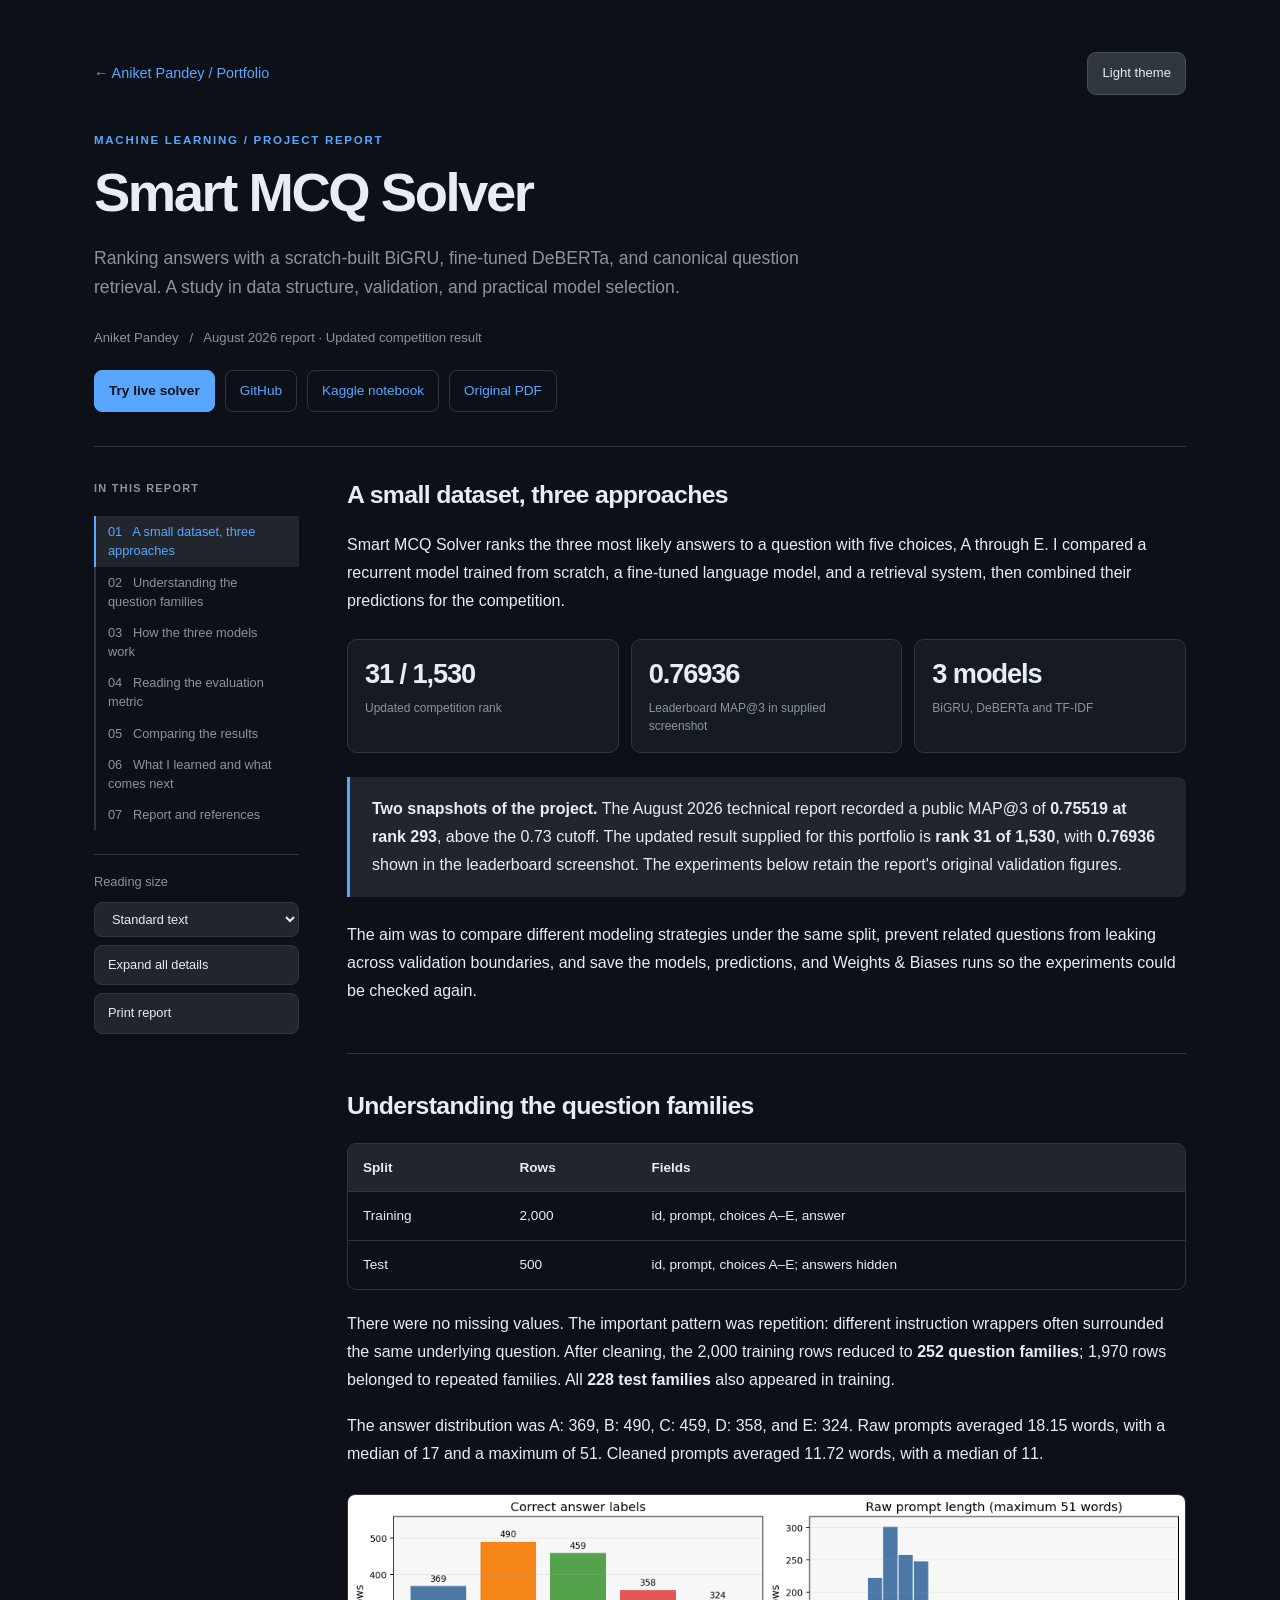
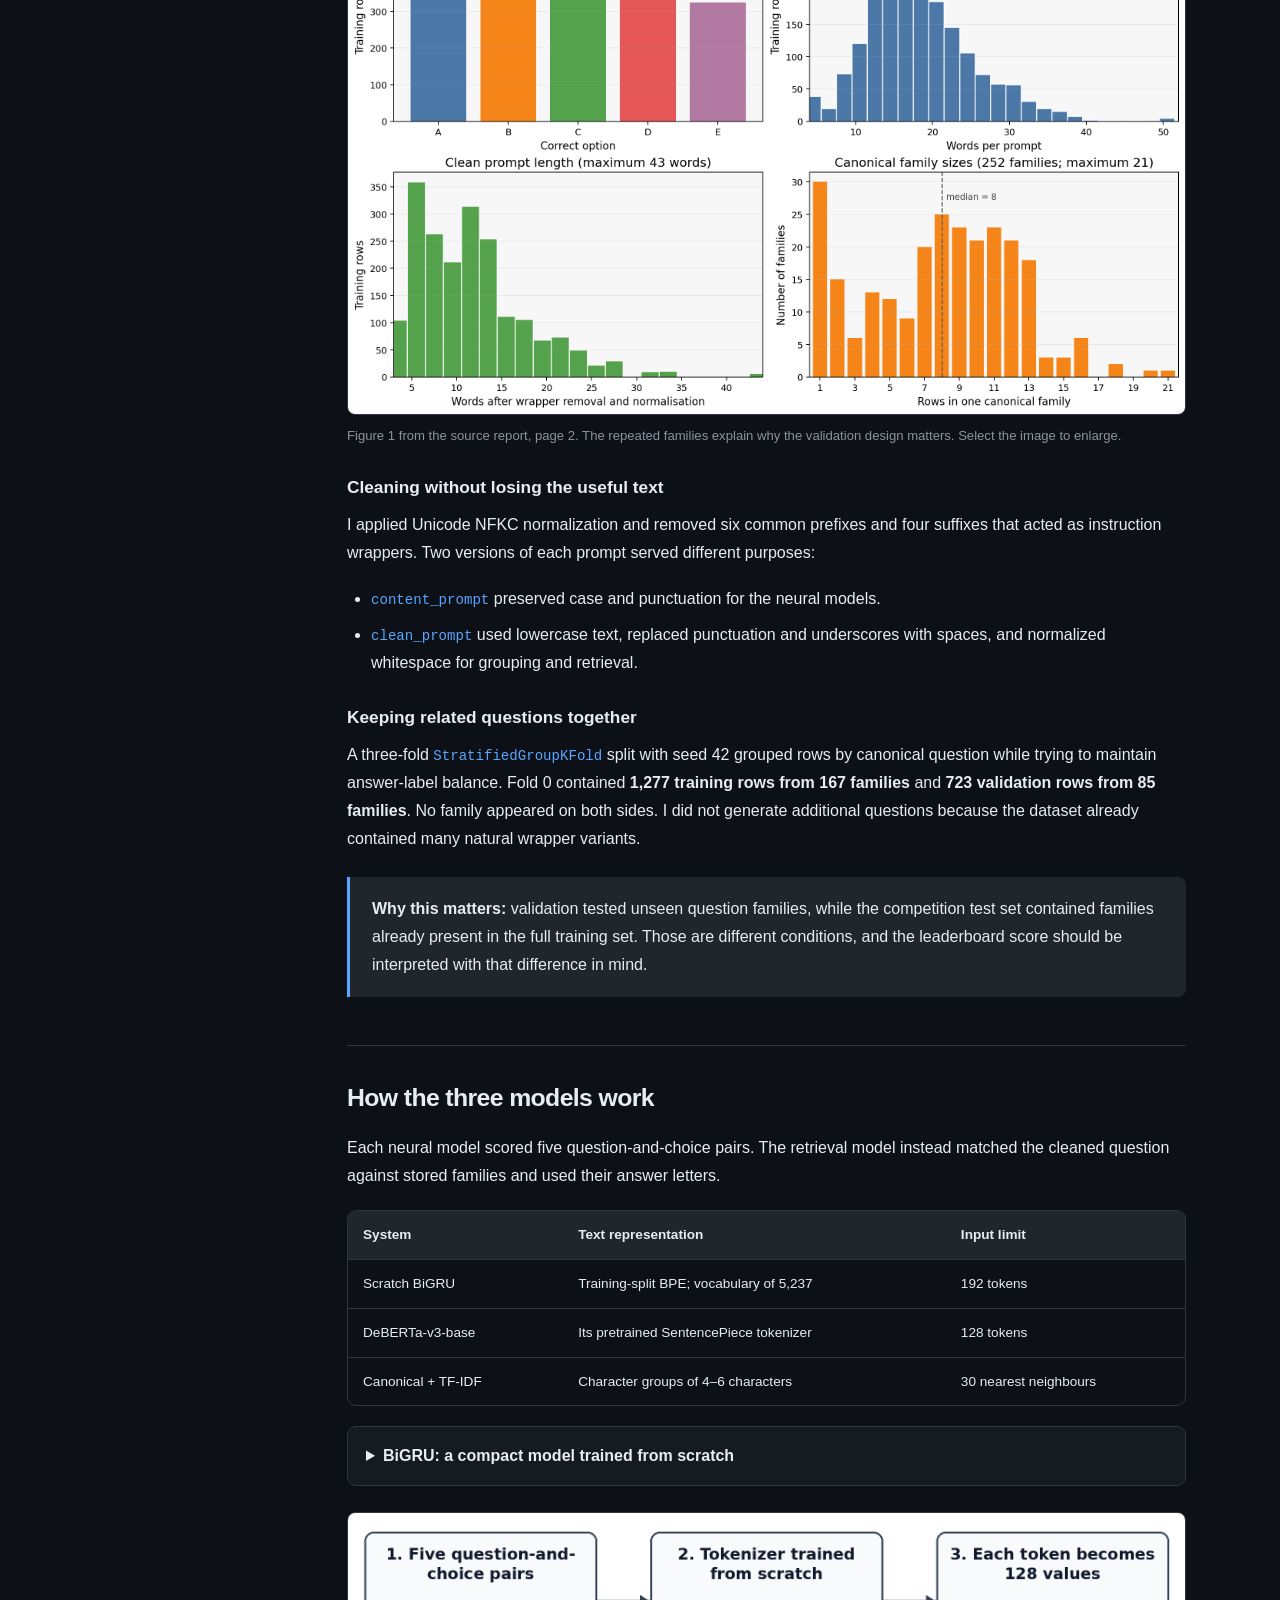
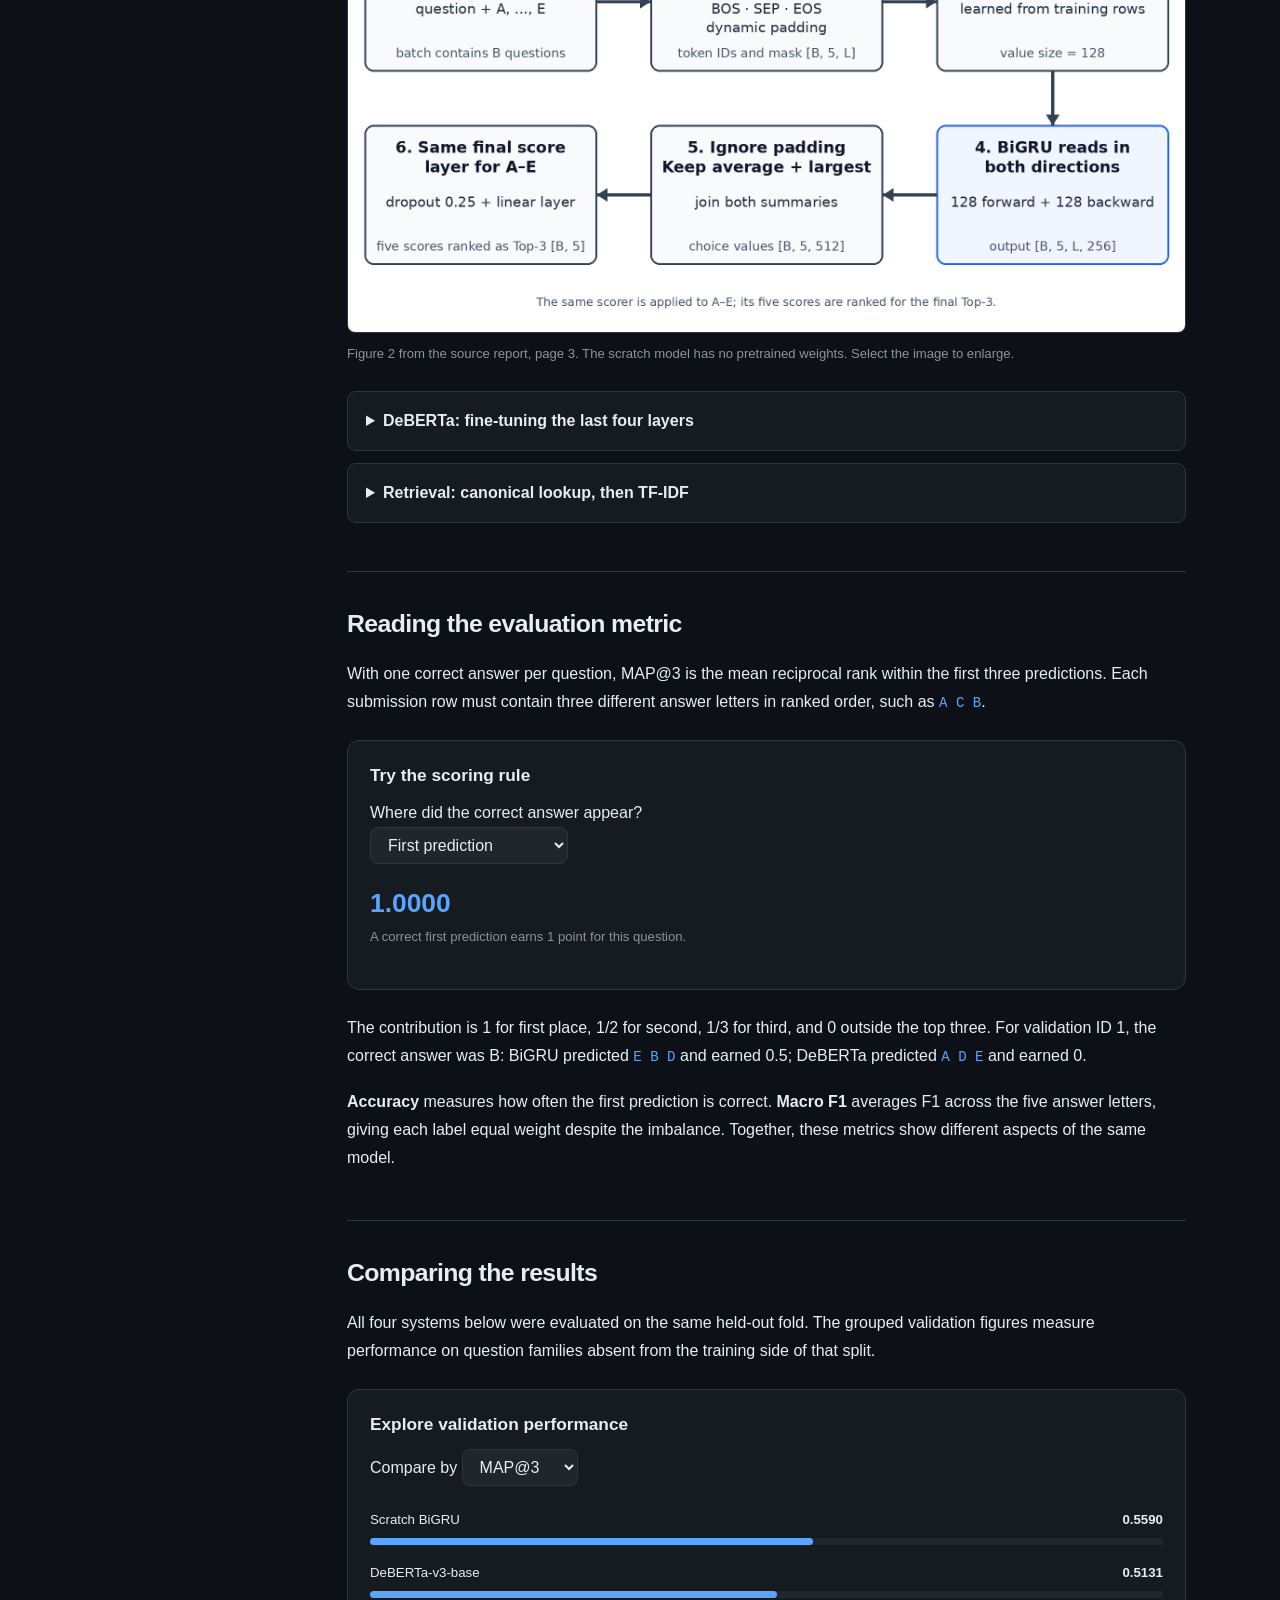
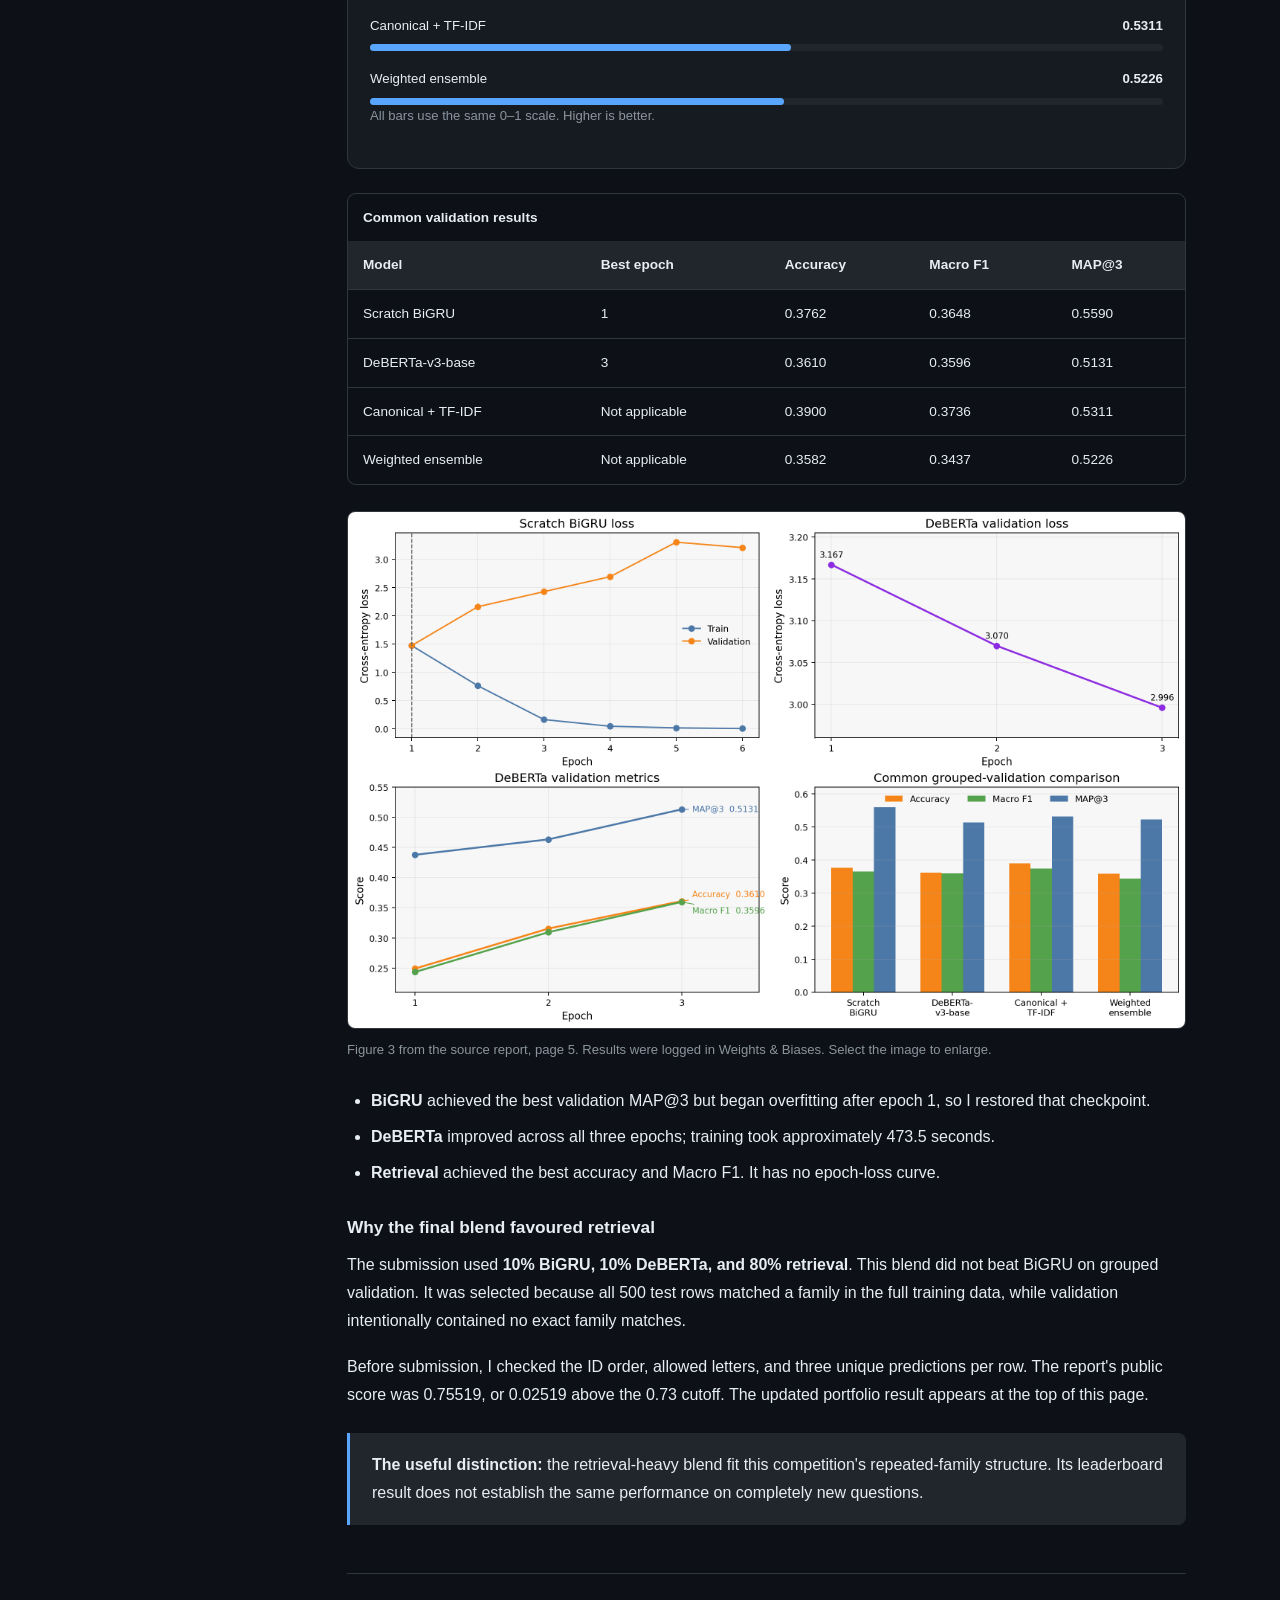
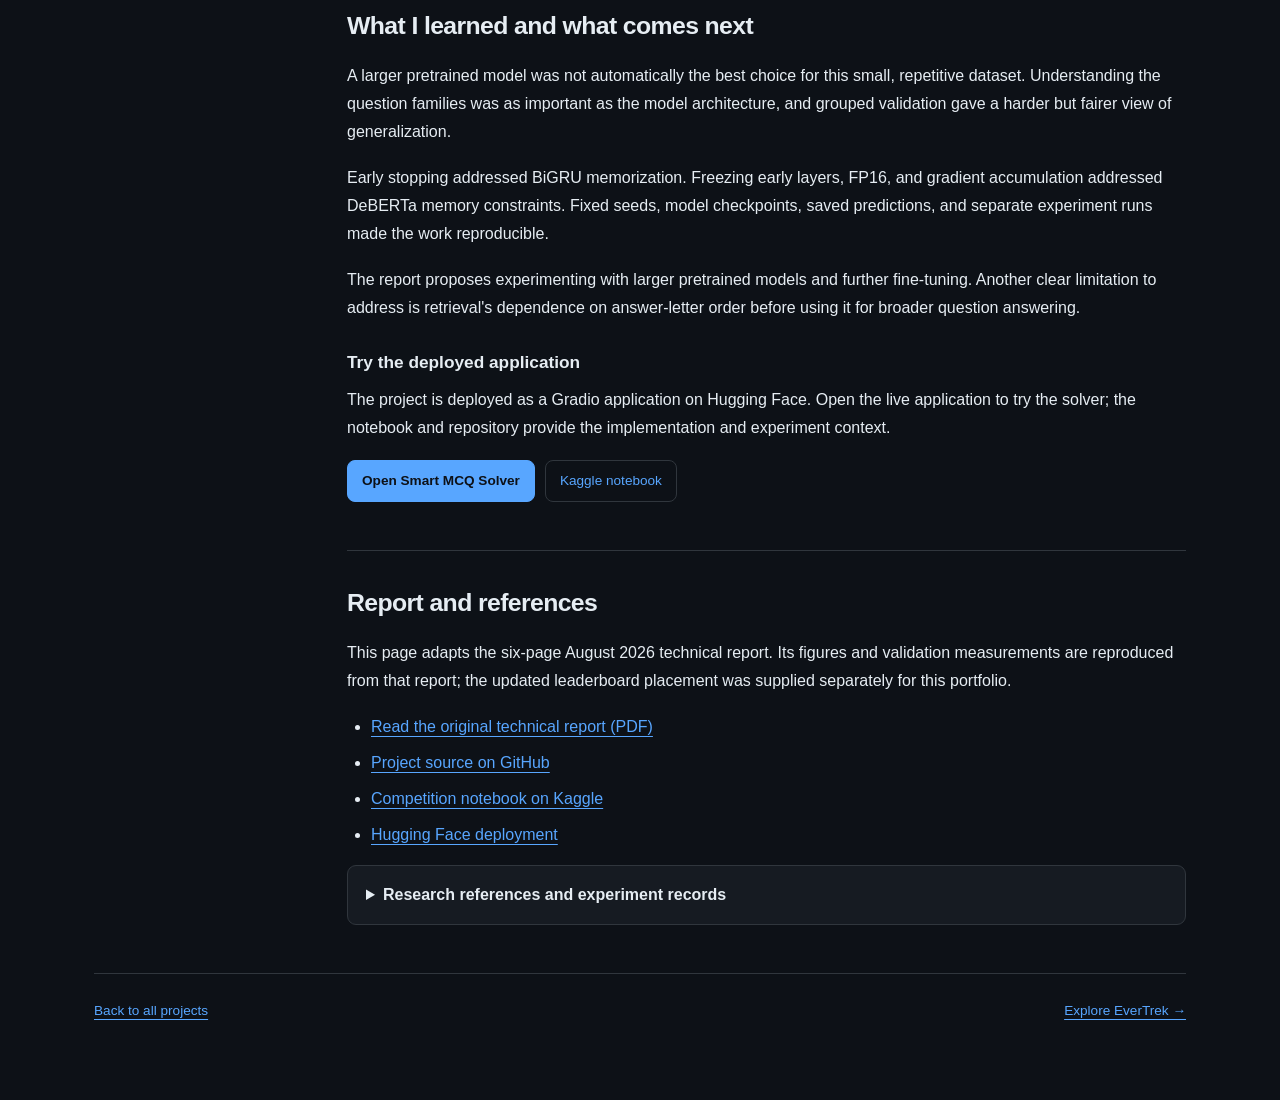
<file: smart-mcq-solver.html>
<!doctype html>
<html lang="en"><head><meta charset="UTF-8"><meta name="viewport" content="width=device-width, initial-scale=1">
<title>Smart MCQ Solver | Aniket Pandey</title><meta name="description" content="Ranking answers with a scratch-built BiGRU, fine-tuned DeBERTa, and canonical question retrieval. A study in data structure, validation, and practical model selection.">
<meta property="og:type" content="article"><meta property="og:title" content="Smart MCQ Solver | Aniket Pandey"><meta property="og:description" content="Ranking answers with a scratch-built BiGRU, fine-tuned DeBERTa, and canonical question retrieval. A study in data structure, validation, and practical model selection."><meta property="og:url" content="https://silicontable-aniketpandey.github.io/Portfolio-Website/smart-mcq-solver.html"><meta property="og:image" content="https://silicontable-aniketpandey.github.io/Portfolio-Website/assets/reports/mcq-results.png">
<meta name="twitter:card" content="summary_large_image"><meta name="twitter:title" content="Smart MCQ Solver | Aniket Pandey"><meta name="twitter:description" content="Ranking answers with a scratch-built BiGRU, fine-tuned DeBERTa, and canonical question retrieval. A study in data structure, validation, and practical model selection."><meta name="twitter:image" content="https://silicontable-aniketpandey.github.io/Portfolio-Website/assets/reports/mcq-results.png">
<link rel="stylesheet" href="style.css?v=3"><link rel="stylesheet" href="project-report.css?v=1">
</head><body class="dark-mode"><script>try { document.body.classList.toggle("dark-mode", localStorage.getItem("theme") !== "light"); } catch (_) {}</script>
<a class="skip-link" href="#report-content">Skip to report</a><div class="reading-progress" aria-hidden="true"><span id="reading-progress"></span></div>
<div class="report-shell"><header class="report-topbar"><a href="index.html#projects">&larr; Aniket Pandey / Portfolio</a><button type="button" id="theme-toggle" class="theme-toggle-btn">Light theme</button></header>
<main><header class="report-hero"><p class="eyebrow">Machine learning / Project report</p><h1>Smart MCQ Solver</h1><p class="report-deck">Ranking answers with a scratch-built BiGRU, fine-tuned DeBERTa, and canonical question retrieval. A study in data structure, validation, and practical model selection.</p><p class="report-meta">Aniket Pandey &nbsp; / &nbsp; August 2026 report · Updated competition result</p><div class="report-actions"><a href="https://huggingface.co/spaces/BruceWayneWhere/Smart-MCQ-Solver-May-2026" target="_blank" rel="noopener noreferrer">Try live solver</a><a href="https://github.com/SiliconTable-AniketPandey/Smart-MCQ-Solver" target="_blank" rel="noopener noreferrer">GitHub</a><a href="https://www.kaggle.com/code/brucewaynewhere/dl-23f2003176-notebook-t22026" target="_blank" rel="noopener noreferrer">Kaggle notebook</a><a href="Docs/SMART_MCQ_SOLVER_PROJECT_REPORT.pdf">Original PDF</a></div></header>
<div class="report-grid"><aside class="report-sidebar"><p class="toc-title">In this report</p><nav aria-label="Report sections"><a href="#overview">01 &nbsp; A small dataset, three approaches</a><a href="#data">02 &nbsp; Understanding the question families</a><a href="#models">03 &nbsp; How the three models work</a><a href="#evaluation">04 &nbsp; Reading the evaluation metric</a><a href="#results">05 &nbsp; Comparing the results</a><a href="#learnings">06 &nbsp; What I learned and what comes next</a><a href="#sources">07 &nbsp; Report and references</a></nav><div class="reading-tools"><label for="reading-size">Reading size</label><select id="reading-size" aria-label="Reading text size"><option value="standard">Standard text</option><option value="large">Larger text</option></select><button type="button" id="expand-details" aria-expanded="false">Expand all details</button><button type="button" id="print-report">Print report</button></div></aside><article class="report-article" id="report-content"><section class="report-section" id="overview" aria-labelledby="overview-title"><h2 id="overview-title">A small dataset, three approaches</h2><p>Smart MCQ Solver ranks the three most likely answers to a question with five choices, A through E. I compared a recurrent model trained from scratch, a fine-tuned language model, and a retrieval system, then combined their predictions for the competition.</p><div class="stats"><div class="stat"><strong>31 / 1,530</strong><span>Updated competition rank</span></div><div class="stat"><strong>0.76936</strong><span>Leaderboard MAP@3 in supplied screenshot</span></div><div class="stat"><strong>3 models</strong><span>BiGRU, DeBERTa and TF-IDF</span></div></div><div class="callout"><p><strong>Two snapshots of the project.</strong> The August 2026 technical report recorded a public MAP@3 of <strong>0.75519 at rank 293</strong>, above the 0.73 cutoff. The updated result supplied for this portfolio is <strong>rank 31 of 1,530</strong>, with <strong>0.76936</strong> shown in the leaderboard screenshot. The experiments below retain the report's original validation figures.</p></div><p>The aim was to compare different modeling strategies under the same split, prevent related questions from leaking across validation boundaries, and save the models, predictions, and Weights &amp; Biases runs so the experiments could be checked again.</p></section><section class="report-section" id="data" aria-labelledby="data-title"><h2 id="data-title">Understanding the question families</h2><div class="table-scroll"><table><thead><tr><th scope="col">Split</th><th scope="col">Rows</th><th scope="col">Fields</th></tr></thead><tbody><tr><td>Training</td><td>2,000</td><td>id, prompt, choices A–E, answer</td></tr><tr><td>Test</td><td>500</td><td>id, prompt, choices A–E; answers hidden</td></tr></tbody></table></div><p>There were no missing values. The important pattern was repetition: different instruction wrappers often surrounded the same underlying question. After cleaning, the 2,000 training rows reduced to <strong>252 question families</strong>; 1,970 rows belonged to repeated families. All <strong>228 test families</strong> also appeared in training.</p><p>The answer distribution was A: 369, B: 490, C: 459, D: 358, and E: 324. Raw prompts averaged 18.15 words, with a median of 17 and a maximum of 51. Cleaned prompts averaged 11.72 words, with a median of 11.</p><figure><button type="button" class="figure-button " data-enlarge="assets/reports/mcq-data.png" aria-label="Enlarge: Four charts showing answer-label counts, raw and cleaned prompt lengths, and question-family sizes"><img src="assets/reports/mcq-data.png" alt="Four charts showing answer-label counts, raw and cleaned prompt lengths, and question-family sizes" loading="lazy" decoding="async" width="2180" height="1352"></button><figcaption>Figure 1 from the source report, page 2. The repeated families explain why the validation design matters. Select the image to enlarge.</figcaption></figure><h3>Cleaning without losing the useful text</h3><p>I applied Unicode NFKC normalization and removed six common prefixes and four suffixes that acted as instruction wrappers. Two versions of each prompt served different purposes:</p><ul><li><code>content_prompt</code> preserved case and punctuation for the neural models.</li><li><code>clean_prompt</code> used lowercase text, replaced punctuation and underscores with spaces, and normalized whitespace for grouping and retrieval.</li></ul><h3>Keeping related questions together</h3><p>A three-fold <code>StratifiedGroupKFold</code> split with seed 42 grouped rows by canonical question while trying to maintain answer-label balance. Fold 0 contained <strong>1,277 training rows from 167 families</strong> and <strong>723 validation rows from 85 families</strong>. No family appeared on both sides. I did not generate additional questions because the dataset already contained many natural wrapper variants.</p><div class="callout"><p><strong>Why this matters:</strong> validation tested unseen question families, while the competition test set contained families already present in the full training set. Those are different conditions, and the leaderboard score should be interpreted with that difference in mind.</p></div></section><section class="report-section" id="models" aria-labelledby="models-title"><h2 id="models-title">How the three models work</h2><p>Each neural model scored five question-and-choice pairs. The retrieval model instead matched the cleaned question against stored families and used their answer letters.</p><div class="table-scroll"><table><thead><tr><th scope="col">System</th><th scope="col">Text representation</th><th scope="col">Input limit</th></tr></thead><tbody><tr><td>Scratch BiGRU</td><td>Training-split BPE; vocabulary of 5,237</td><td>192 tokens</td></tr><tr><td>DeBERTa-v3-base</td><td>Its pretrained SentencePiece tokenizer</td><td>128 tokens</td></tr><tr><td>Canonical + TF-IDF</td><td>Character groups of 4–6 characters</td><td>30 nearest neighbours</td></tr></tbody></table></div><details><summary>BiGRU: a compact model trained from scratch</summary><div class="detail-body"><p>The sequence format was <code>[BOS] question [SEP] choice [EOS]</code>, with padding masks to distinguish real tokens from padding. A sample batch had shape <code>[32, 5, 142]</code>: 32 questions, five choices, and 142 padded token positions.</p><p>A learned embedding converted each token into 128 values. A bidirectional GRU read the sequence in both directions with 128 hidden values per direction. Masked mean and max pooling formed a 512-value representation per choice, followed by 25% dropout and an answer score. All <strong>868,993 parameters</strong> were trained from random initialization.</p><div class="table-scroll"><table><thead><tr><th scope="col">Training choice</th><th scope="col">Setting</th></tr></thead><tbody><tr><td>Loss / optimizer</td><td>Cross-entropy / AdamW</td></tr><tr><td>Learning rate / weight decay</td><td>0.001 / 0.01</td></tr><tr><td>Batch size / gradient clipping</td><td>32 questions / 1.0</td></tr><tr><td>Stopping rule</td><td>Up to 25 epochs; patience of 5 epochs</td></tr><tr><td>Checkpoint</td><td>Highest validation MAP@3; epoch 1 was restored</td></tr></tbody></table></div></div></details><figure><button type="button" class="figure-button " data-enlarge="assets/reports/mcq-bigru.png" aria-label="Enlarge: BiGRU architecture: question-choice pairs, BPE tokens, embedding, bidirectional GRU, pooled outputs and answer scores"><img src="assets/reports/mcq-bigru.png" alt="BiGRU architecture: question-choice pairs, BPE tokens, embedding, bidirectional GRU, pooled outputs and answer scores" loading="lazy" decoding="async" width="1800" height="900"></button><figcaption>Figure 2 from the source report, page 3. The scratch model has no pretrained weights. Select the image to enlarge.</figcaption></figure><details><summary>DeBERTa: fine-tuning the last four layers</summary><div class="detail-body"><p>DeBERTa-v3-base has 12 layers, a hidden size of 768, and 12 attention heads. It separates content and position information in attention. Five question-and-choice pairs produced one score for each of A–E.</p><p>I froze the input layers and the first eight transformer layers, training the last four layers and answer head. This left <strong>28,942,849 trainable parameters out of 184,422,913</strong>.</p><div class="table-scroll"><table><thead><tr><th scope="col">Training choice</th><th scope="col">Setting</th></tr></thead><tbody><tr><td>Optimizer</td><td>AdamW; learning rate 0.00002; weight decay 0.01</td></tr><tr><td>Schedule</td><td>10% warm-up followed by linear decay</td></tr><tr><td>Training</td><td>3 epochs; gradient clipping 1.0</td></tr><tr><td>Effective batch</td><td>1 question × 2 GPUs × 8 accumulation steps = 16</td></tr><tr><td>Precision</td><td>FP16 training; no 8-bit or 4-bit weight quantization</td></tr></tbody></table></div><p>Small batches, gradient accumulation, and frozen layers helped fit the model into the available GPU memory. The pretrained tokenizer was retained to keep token IDs consistent with the model.</p></div></details><details><summary>Retrieval: canonical lookup, then TF-IDF</summary><div class="detail-body"><p>The CPU-based system stored one cleaned question per training family. It checked for an exact canonical match first; otherwise, character TF-IDF and cosine similarity retrieved nearby questions.</p><p>I compared character ranges 4–6 and 5–7 with 30 or 50 neighbours. The best setting used <strong>4–6 characters and 30 neighbours</strong>. Similar questions voted for answer letters, with training-label frequencies providing a fallback when similarity was weak. An exact match assigned 90% of the score to the stored answer and 10% to fallback scores.</p><p>TF weights repeated character groups, while IDF increases the influence of rarer groups. Cosine similarity compares the resulting vectors. Unlike the neural models, this system has no epoch-based training loop.</p><p><strong>Limitation:</strong> it matches question text rather than the meaning of the answer choices. Reordering the options for the same question can make a stored answer letter incorrect.</p></div></details></section><section class="report-section" id="evaluation" aria-labelledby="evaluation-title"><h2 id="evaluation-title">Reading the evaluation metric</h2><p>With one correct answer per question, MAP@3 is the mean reciprocal rank within the first three predictions. Each submission row must contain three different answer letters in ranked order, such as <code>A C B</code>.</p><div class="interactive"><h3>Try the scoring rule</h3><label for="answer-position">Where did the correct answer appear?</label><br><select id="answer-position"><option value="1">First prediction</option><option value="2">Second prediction</option><option value="3">Third prediction</option><option value="0">Outside the top three</option></select><output id="map-score" class="metric-result" for="answer-position" aria-live="polite">1.0000</output><p id="map-explanation" class="quiet">A correct first prediction earns 1 point for this question.</p></div><p>The contribution is 1 for first place, 1/2 for second, 1/3 for third, and 0 outside the top three. For validation ID 1, the correct answer was B: BiGRU predicted <code>E B D</code> and earned 0.5; DeBERTa predicted <code>A D E</code> and earned 0.</p><p><strong>Accuracy</strong> measures how often the first prediction is correct. <strong>Macro F1</strong> averages F1 across the five answer letters, giving each label equal weight despite the imbalance. Together, these metrics show different aspects of the same model.</p></section><section class="report-section" id="results" aria-labelledby="results-title"><h2 id="results-title">Comparing the results</h2><p>All four systems below were evaluated on the same held-out fold. The grouped validation figures measure performance on question families absent from the training side of that split.</p><div class="interactive"><h3>Explore validation performance</h3><label for="metric-select">Compare by </label><select id="metric-select"><option value="map">MAP@3</option><option value="accuracy">Accuracy</option><option value="f1">Macro F1</option></select><div id="metric-bars" class="metric-bars" aria-live="polite"></div><p class="quiet">All bars use the same 0–1 scale. Higher is better.</p></div><div class="table-scroll"><table><caption>Common validation results</caption><thead><tr><th scope="col">Model</th><th scope="col">Best epoch</th><th scope="col">Accuracy</th><th scope="col">Macro F1</th><th scope="col">MAP@3</th></tr></thead><tbody><tr><td>Scratch BiGRU</td><td>1</td><td>0.3762</td><td>0.3648</td><td>0.5590</td></tr><tr><td>DeBERTa-v3-base</td><td>3</td><td>0.3610</td><td>0.3596</td><td>0.5131</td></tr><tr><td>Canonical + TF-IDF</td><td>Not applicable</td><td>0.3900</td><td>0.3736</td><td>0.5311</td></tr><tr><td>Weighted ensemble</td><td>Not applicable</td><td>0.3582</td><td>0.3437</td><td>0.5226</td></tr></tbody></table></div><figure><button type="button" class="figure-button " data-enlarge="assets/reports/mcq-results.png" aria-label="Enlarge: Training and validation curves for BiGRU and DeBERTa, plus the four-system metric comparison"><img src="assets/reports/mcq-results.png" alt="Training and validation curves for BiGRU and DeBERTa, plus the four-system metric comparison" loading="lazy" decoding="async" width="2252" height="1388"></button><figcaption>Figure 3 from the source report, page 5. Results were logged in Weights & Biases. Select the image to enlarge.</figcaption></figure><ul><li><strong>BiGRU</strong> achieved the best validation MAP@3 but began overfitting after epoch 1, so I restored that checkpoint.</li><li><strong>DeBERTa</strong> improved across all three epochs; training took approximately 473.5 seconds.</li><li><strong>Retrieval</strong> achieved the best accuracy and Macro F1. It has no epoch-loss curve.</li></ul><h3>Why the final blend favoured retrieval</h3><p>The submission used <strong>10% BiGRU, 10% DeBERTa, and 80% retrieval</strong>. This blend did not beat BiGRU on grouped validation. It was selected because all 500 test rows matched a family in the full training data, while validation intentionally contained no exact family matches.</p><p>Before submission, I checked the ID order, allowed letters, and three unique predictions per row. The report's public score was 0.75519, or 0.02519 above the 0.73 cutoff. The updated portfolio result appears at the top of this page.</p><div class="callout"><p><strong>The useful distinction:</strong> the retrieval-heavy blend fit this competition's repeated-family structure. Its leaderboard result does not establish the same performance on completely new questions.</p></div></section><section class="report-section" id="learnings" aria-labelledby="learnings-title"><h2 id="learnings-title">What I learned and what comes next</h2><p>A larger pretrained model was not automatically the best choice for this small, repetitive dataset. Understanding the question families was as important as the model architecture, and grouped validation gave a harder but fairer view of generalization.</p><p>Early stopping addressed BiGRU memorization. Freezing early layers, FP16, and gradient accumulation addressed DeBERTa memory constraints. Fixed seeds, model checkpoints, saved predictions, and separate experiment runs made the work reproducible.</p><p>The report proposes experimenting with larger pretrained models and further fine-tuning. Another clear limitation to address is retrieval's dependence on answer-letter order before using it for broader question answering.</p><h3>Try the deployed application</h3><p>The project is deployed as a Gradio application on Hugging Face. Open the live application to try the solver; the notebook and repository provide the implementation and experiment context.</p><div class="report-actions"><a href="https://huggingface.co/spaces/BruceWayneWhere/Smart-MCQ-Solver-May-2026" target="_blank" rel="noopener noreferrer">Open Smart MCQ Solver</a><a href="https://www.kaggle.com/code/brucewaynewhere/dl-23f2003176-notebook-t22026" target="_blank" rel="noopener noreferrer">Kaggle notebook</a></div></section><section class="report-section" id="sources" aria-labelledby="sources-title"><h2 id="sources-title">Report and references</h2><p>This page adapts the six-page August 2026 technical report. Its figures and validation measurements are reproduced from that report; the updated leaderboard placement was supplied separately for this portfolio.</p><ul><li><a href="Docs/SMART_MCQ_SOLVER_PROJECT_REPORT.pdf">Read the original technical report (PDF)</a></li><li><a href="https://github.com/SiliconTable-AniketPandey/Smart-MCQ-Solver" target="_blank" rel="noopener noreferrer">Project source on GitHub</a></li><li><a href="https://www.kaggle.com/code/brucewaynewhere/dl-23f2003176-notebook-t22026" target="_blank" rel="noopener noreferrer">Competition notebook on Kaggle</a></li><li><a href="https://huggingface.co/spaces/BruceWayneWhere/Smart-MCQ-Solver-May-2026" target="_blank" rel="noopener noreferrer">Hugging Face deployment</a></li></ul><details><summary>Research references and experiment records</summary><div class="detail-body"><ol><li>He, Gao and Chen (2021). <em>DeBERTaV3: Improving DeBERTa using ELECTRA-Style Pre-Training with Gradient-Disentangled Embedding Sharing.</em></li><li>Microsoft. <em>microsoft/deberta-v3-base</em> model card.</li><li>Cho et al. (2014). <em>Learning Phrase Representations using RNN Encoder–Decoder for Statistical Machine Translation.</em></li><li>Sennrich, Haddow and Birch (2016). <em>Neural Machine Translation of Rare Words with Subword Units.</em></li><li>Kudo and Richardson (2018). <em>SentencePiece: A Simple and Language Independent Subword Tokenizer and Detokenizer.</em></li><li>scikit-learn documentation: StratifiedGroupKFold and TfidfVectorizer.</li><li>Software: PyTorch, Hugging Face Transformers, Weights &amp; Biases, pandas, NumPy, and Matplotlib.</li><li>Kaggle: Smart MCQ Solver Challenge.</li></ol><p>W&amp;B run IDs recorded in the report: BiGRU <code>ztxp2h2f</code>, DeBERTa <code>jnozghf9</code>, and retrieval <code>3r7lmej9</code>.</p></div></details></section></article></div></main>
<footer class="report-footer"><a href="index.html#projects">Back to all projects</a><a href="evertrek.html">Explore EverTrek &rarr;</a></footer></div>
<dialog id="figure-dialog" aria-labelledby="figure-title"><div class="dialog-top"><p id="figure-title">Report figure</p><button type="button" id="close-figure">Close</button></div><img id="enlarged-figure" alt=""></dialog>
<script src="script.js?v=3"></script><script src="project-report.js?v=1"></script></body></html>
</file>
<file: style.css>
:root {
    --bg-color: #f3f4f6;
    --card-bg: #ffffff;
    --secondary-bg: #f8f9fa;
    --text-color: #1e293b;
    --muted-text: #64748b;
    --border-color: #e2e8f0;
    --link-color: #2563eb;
    --shadow-color: rgba(0, 0, 0, 0.08);
}

body.dark-mode {
    --bg-color: #0d1117;
    --card-bg: #161b22;
    --secondary-bg: #21262d;
    --text-color: #e6edf3;
    --muted-text: #8b949e;
    --border-color: #30363d;
    --link-color: #58a6ff;
    --shadow-color: rgba(0, 0, 0, 0.35);
}

/* ===== GLOBAL RESET ===== */
html,
body {
    margin: 0;
    padding: 0;
    min-height: 100vh;
    width: 100%;
    background: var(--bg-color) !important;
}

/* ===== BODY ===== */
body {
    font-family: Arial, sans-serif;
    color: var(--text-color);
    transition: background-color 0.25s ease, color 0.25s ease;
    padding: 24px 0;
}

/* ===== BOOTSTRAP OVERRIDES ===== */
.container {
    background: transparent !important;
}

.text-muted,
p.text-muted,
header p.text-muted {
    color: var(--muted-text) !important;
}

p,
span,
li,
ul,
section,
header,
h2,
h4 {
    color: var(--text-color);
}

/* ===== MAIN CARD ===== */
.portfolio-container {
    max-width: 1000px;
    margin: 30px auto;
    padding: 32px;
    background: var(--card-bg);
    border-radius: 18px;
    box-shadow: 0 8px 25px var(--shadow-color);
    transition: all 0.25s ease;
}

/* ===== LINKS ===== */
a {
    color: var(--link-color);
}

.social-links a {
    text-decoration: none;
    font-weight: 500;
}

.social-links a:hover {
    opacity: 0.85;
}

/* ===== PROJECTS ===== */
.project-list li {
    margin-bottom: 16px;
    line-height: 1.8;
}

/* ===== HIGHLIGHTS ===== */
.highlight {
    font-weight: 500;
    color: var(--text-color);
}

/* ===== TECH GRID ===== */
.tech-grid {
    display: grid;
    grid-template-columns: repeat(auto-fit, minmax(90px, 1fr));
    gap: 24px;
    margin-top: 20px;
}

.tech-item {
    display: flex;
    justify-content: center;
    align-items: center;
    padding: 12px;
    border-radius: 12px;
    transition: 0.25s ease;
    background: var(--secondary-bg);
}

.tech-item:hover {
    transform: translateY(-5px);
    box-shadow: 0 8px 20px var(--shadow-color);
    background: var(--card-bg);
}

.tech-item img {
    width: 60px;
    height: 60px;
    object-fit: contain;
}

/* ===== HEADINGS ===== */
h2,
h4 {
    font-weight: 700;
}

/* ===== TOGGLE BUTTON ===== */
.theme-toggle-btn {
    border: 1px solid var(--border-color);
    background: var(--secondary-bg);
    color: var(--text-color);
    width: auto;
    height: auto;
    min-height: 42px;
    padding: 9px 14px;
    border-radius: 14px;
    font-size: .82rem;
    white-space: nowrap;
    flex-shrink: 0;
    cursor: pointer;
    display: flex;
    align-items: center;
    justify-content: center;
    transition: all 0.25s ease;
}

.theme-toggle-btn:hover {
    transform: translateY(-2px);
    box-shadow: 0 6px 18px var(--shadow-color);
}

body.dark-mode .theme-toggle-btn {
    background: #30363d;
    border-color: #484f58;
}

.project-links { display: inline; }
.project-links a { white-space: nowrap; }
.more-projects { margin-left: 32px; }
:focus-visible { outline: 3px solid var(--link-color); outline-offset: 4px; }

@media (prefers-reduced-motion: reduce) {
    *, *::before, *::after { transition: none !important; animation: none !important; }
}

/* ===== MOBILE ===== */
@media (max-width: 768px) {
    body {
        padding: 12px 0;
    }

    .portfolio-container {
        margin: 14px auto;
        padding: 20px;
        border-radius: 14px;
    }

    h2 {
        font-size: 1.8rem;
    }

    h4 {
        font-size: 1.2rem;
    }

    .social-links {
        gap: 12px !important;
    }

    .tech-grid {
        grid-template-columns: repeat(auto-fit, minmax(70px, 1fr));
        gap: 16px;
    }

    .tech-item img,
    .tech-item {
        width: 50px;
        height: 50px;
    }
}
</file>
<file: project-report.css>
* { box-sizing: border-box; }
html { scroll-behavior: smooth; scroll-padding-top: 28px; }
body { line-height: 1.75; }
[hidden] { display: none !important; }
a { text-underline-offset: 4px; }
button, select, input { font: inherit; }
button, select { color: var(--text-color); background: var(--secondary-bg); border: 1px solid var(--border-color); border-radius: 8px; padding: 8px 13px; }
button { cursor: pointer; }
button:hover { border-color: var(--link-color); }
:focus-visible { outline: 3px solid var(--link-color); outline-offset: 4px; }
.skip-link { position: absolute; top: -100px; left: 20px; z-index: 10; background: var(--card-bg); padding: 12px; }
.skip-link:focus { top: 12px; }
.reading-progress { position: fixed; top: 0; left: 0; width: 100%; height: 3px; z-index: 5; pointer-events: none; }
.reading-progress span { display: block; width: 0; height: 100%; background: var(--link-color); }
.report-shell { max-width: 1140px; margin: 28px auto; padding: 0 24px; }
.report-topbar { display: flex; justify-content: space-between; align-items: center; gap: 16px; margin-bottom: 35px; }
.report-topbar a { text-decoration: none; font-size: .9rem; }
.theme-toggle-btn { width: auto; height: auto; min-height: 42px; padding: 9px 14px; font-size: .82rem; border-radius: 9px; white-space: nowrap; }
.report-hero { border-bottom: 1px solid var(--border-color); padding-bottom: 34px; margin-bottom: 32px; }
.eyebrow { color: var(--link-color); text-transform: uppercase; font-size: .72rem; letter-spacing: .15em; font-weight: 700; margin: 0 0 12px; }
h1 { font-size: clamp(2.2rem, 5vw, 3.4rem); line-height: 1.13; letter-spacing: -.045em; margin: 0 0 20px; max-width: 850px; }
.report-deck { color: var(--muted-text); font-size: 1.1rem; max-width: 740px; line-height: 1.7; margin-bottom: 24px; }
.report-meta { color: var(--muted-text); font-size: .82rem; margin-bottom: 20px; }
.report-actions { display: flex; flex-wrap: wrap; gap: 10px; }
.report-actions a { display: inline-flex; align-items: center; padding: 8px 14px; border: 1px solid var(--border-color); border-radius: 8px; text-decoration: none; font-size: .85rem; }
.report-actions a:first-child { background: var(--link-color); color: var(--bg-color); border-color: var(--link-color); font-weight: 700; }
body:not(.dark-mode) .report-actions a:first-child { color: white; }
.report-grid { display: grid; grid-template-columns: 205px minmax(0, 1fr); gap: 48px; align-items: start; }
.report-sidebar { position: sticky; top: 28px; max-height: calc(100vh - 50px); overflow: auto; font-size: .8rem; }
.toc-title { text-transform: uppercase; letter-spacing: .12em; font-size: .68rem; color: var(--muted-text); font-weight: 700; }
.report-sidebar nav a { display: block; text-decoration: none; color: var(--muted-text); padding: 6px 12px; border-left: 2px solid var(--border-color); line-height: 1.5; }
.report-sidebar nav a[aria-current] { color: var(--link-color); border-color: var(--link-color); background: var(--secondary-bg); }
.reading-tools { border-top: 1px solid var(--border-color); margin-top: 24px; padding-top: 16px; display: grid; gap: 8px; }
.reading-tools label { color: var(--muted-text); }
.reading-tools button { text-align: left; }
.report-article { min-width: 0; font-size: 1rem; }
.report-article.large-text { font-size: 1.14rem; }
.report-section { margin-bottom: 48px; scroll-margin-top: 24px; }
.report-section + .report-section { border-top: 1px solid var(--border-color); padding-top: 36px; }
h2 { font-size: 1.55em; letter-spacing: -.025em; line-height: 1.3; margin: 0 0 20px; }
h3 { font-size: 1.08em; margin: 28px 0 12px; line-height: 1.4; }
p { margin: 0 0 18px; }
ul, ol { padding-left: 24px; }
li { margin-bottom: 8px; }
.stats { display: grid; grid-template-columns: repeat(3,minmax(0,1fr)); gap: 12px; margin: 24px 0; }
.stat { border: 1px solid var(--border-color); border-radius: 10px; padding: 17px; background: var(--card-bg); }
.stat strong { display: block; font-size: 1.7em; line-height: 1.25; letter-spacing: -.04em; }
.stat span { display: block; color: var(--muted-text); font-size: .75em; line-height: 1.5; margin-top: 8px; }
.callout { padding: 18px 22px; background: var(--secondary-bg); border-left: 3px solid var(--link-color); border-radius: 0 8px 8px 0; margin: 24px 0; }
.callout p:last-child { margin-bottom: 0; }
.quiet, figcaption { font-size: .82em; color: var(--muted-text); }
.table-scroll { overflow: auto; margin: 20px 0; border: 1px solid var(--border-color); border-radius: 9px; }
table { width: 100%; border-collapse: collapse; text-align: left; font-size: .85em; }
caption { text-align: left; padding: 12px 15px; font-weight: 700; }
th { background: var(--secondary-bg); font-weight: 600; }
td, th { padding: 12px 15px; border-bottom: 1px solid var(--border-color); vertical-align: top; }
tbody tr:last-child td { border-bottom: 0; }
td code { white-space: nowrap; }
code { font-size: .88em; color: var(--link-color); overflow-wrap: anywhere; }
figure { margin: 26px 0; }
.figure-button { width: 100%; padding: 0; display: block; overflow: hidden; background: white; }
.figure-button img { display: block; width: 100%; height: auto; }
figcaption { margin-top: 10px; line-height: 1.65; }
.diagram-preview img { max-height: 520px; object-fit: contain; padding: 20px; }
details { border: 1px solid var(--border-color); border-radius: 9px; margin: 12px 0; background: var(--card-bg); }
summary { cursor: pointer; font-weight: 600; padding: 15px 18px; }
.detail-body { padding: 0 18px 18px; }
.detail-body p:last-child { margin-bottom: 0; }
.pipeline { display: grid; grid-template-columns: repeat(3,minmax(0,1fr)); gap: 12px; list-style: none; padding: 0; counter-reset: step; }
.pipeline li { background: var(--card-bg); border: 1px solid var(--border-color); border-radius: 9px; padding: 16px; font-size: .83em; margin: 0; }
.pipeline li::before { counter-increment: step; content: '0' counter(step); display: block; color: var(--link-color); font-size: .8em; margin-bottom: 6px; }
.pipeline strong { display: block; }
.interactive { padding: 22px; border: 1px solid var(--border-color); border-radius: 12px; background: var(--card-bg); margin: 24px 0; }
.interactive h3 { margin-top: 0; }
.interactive select { max-width: 100%; }
.metric-bars { display: grid; gap: 16px; margin-top: 22px; }
.metric-label { display: flex; justify-content: space-between; gap: 10px; font-size: .83em; }
.bar-track { height: 7px; background: var(--secondary-bg); margin-top: 7px; border-radius: 5px; }
.bar-fill { display: block; height: 100%; background: var(--link-color); border-radius: inherit; }
.metric-result { font-size: 1.65em; font-weight: 700; display: block; color: var(--link-color); margin-top: 16px; }
.gallery-choices { display: flex; flex-wrap: wrap; gap: 8px; margin-bottom: 18px; }
.gallery-choices button { font-size: .8em; }
.gallery-choices button[aria-pressed="true"] { border-color: var(--link-color); color: var(--link-color); }
.demo-image { display: block; width: 100%; height: auto; border-radius: 8px; background: var(--secondary-bg); }
.demo-controls { display: flex; flex-wrap: wrap; align-items: center; gap: 12px; margin-top: 15px; }
.demo-controls p { margin: 0; font-size: .77em; color: var(--muted-text); }
.api-filter { display: grid; gap: 6px; font-size: .85em; }
input[type="search"] { width: 100%; padding: 10px 12px; color: var(--text-color); background: var(--card-bg); border: 1px solid var(--border-color); border-radius: 8px; }
.report-footer { border-top: 1px solid var(--border-color); padding: 25px 0; display: flex; justify-content: space-between; flex-wrap: wrap; gap: 12px; font-size: .85rem; }
dialog { width: min(1200px,95vw); max-height: 92vh; color: var(--text-color); background: var(--card-bg); border: 1px solid var(--border-color); border-radius: 12px; padding: 18px; }
dialog::backdrop { background: rgba(0,0,0,.8); }
.dialog-top { display: flex; justify-content: space-between; gap: 20px; align-items: center; margin-bottom: 16px; }
.dialog-top p { margin: 0; }
dialog img { display: block; width: 100%; height: auto; background: white; }
@media(max-width:800px) {
 .report-shell { padding: 0 20px; margin-top: 14px; }
 .report-grid { grid-template-columns: 1fr; gap: 30px; }
 .report-sidebar { position: static; max-height: none; }
 .report-sidebar nav { display: grid; grid-template-columns: 1fr 1fr; gap: 4px; }
 .reading-tools { grid-template-columns: 1fr 1fr; align-items: center; }
 .reading-tools label { display: none; }
 .report-topbar { margin-bottom: 26px; }
 .report-deck { font-size: 1rem; }
 .stat { padding: 12px; }
 .stat strong { font-size: 1.35em; }
 .pipeline { grid-template-columns: 1fr 1fr; }
}
@media(max-width:420px) { .stats { gap: 6px; } .stat { padding: 10px; } .stat strong { font-size: 1.17em; } .pipeline { grid-template-columns: 1fr; } .interactive { padding: 16px; } }
@media(prefers-reduced-motion:reduce) { html { scroll-behavior: auto; } *, *::before, *::after { transition: none !important; animation: none !important; } }
@media print {
 body, body.dark-mode { --bg-color: white; --card-bg: white; --secondary-bg: #f5f5f5; --text-color: #111; --muted-text: #444; --link-color: #184d80; --border-color: #ccc; padding: 0; }
 .report-topbar, .report-sidebar, .reading-progress, .gallery-choices, .demo-controls, .report-footer, .skip-link, dialog { display: none !important; }
 .report-shell { max-width: none; padding: 0; margin: 0; }
 .report-grid { display: block; }
 .report-article { font-size: 10pt; }
 h1 { font-size: 28pt; }
 h2, h3 { break-after: avoid; }
 figure, .stat, tr { break-inside: avoid; }
 .table-scroll { overflow: visible; }
}
</file>
<file: X_ray_report.css>
:root {
    --bg-color: #f3f4f6;
    --card-bg: #ffffff;
    --secondary-bg: #f8f9fa;
    --text-color: #1e293b;
    --muted-text: #64748b;
    --border-color: #e2e8f0;
    --link-color: #2563eb;
    --shadow-color: rgba(0, 0, 0, 0.08);
}

body.dark-mode {
    --bg-color: #0d1117 !important;
    --card-bg: #161b22 !important;
    --secondary-bg: #21262d !important;
    --text-color: #e6edf3 !important;
    --muted-text: #8b949e !important;
    --border-color: #30363d !important;
    --link-color: #58a6ff !important;
    --shadow-color: rgba(0, 0, 0, 0.35) !important;
}

/* ===== GLOBAL ===== */
html,
body {
    margin: 0;
    padding: 0;
    min-height: 100%;
    background: var(--bg-color) !important;
    font-family: Arial, sans-serif;
    color: var(--text-color) !important;
    transition: background-color 0.25s ease, color 0.25s ease;
}

body.dark-mode {
    background-color: #0d1117 !important;
    color: #e6edf3 !important;
}

/* ===== BOOTSTRAP OVERRIDES ===== */
.container {
    background: transparent !important;
}

.text-muted {
    color: var(--muted-text) !important;
}

body.dark-mode .text-muted {
    color: #8b949e !important;
}

h1, h2, h3, h4, h5, h6 {
    color: var(--text-color) !important;
}

body.dark-mode h1,
body.dark-mode h2,
body.dark-mode h3,
body.dark-mode h4,
body.dark-mode h5,
body.dark-mode h6 {
    color: #e6edf3 !important;
}

p, span, li {
    color: var(--text-color) !important;
}

body.dark-mode p,
body.dark-mode span,
body.dark-mode li {
    color: #e6edf3 !important;
}

/* ===== MAIN HEADER ===== */
.report-header {
    display: flex;
    justify-content: space-between;
    align-items: flex-start;
    margin-bottom: 32px;
}

.report-header h1 {
    margin: 0;
    font-size: 2rem;
    font-weight: 700;
    color: var(--text-color) !important;
}

.report-header p {
    margin-top: 8px;
    color: var(--muted-text) !important;
    font-size: 1rem;
}

/* ===== TOGGLE BUTTON ===== */
.theme-toggle-btn {
    border: 1px solid var(--border-color);
    background: var(--secondary-bg);
    color: var(--text-color);
    width: 54px;
    height: 54px;
    border-radius: 12px;
    font-size: 1.3rem;
    cursor: pointer;
    display: flex;
    align-items: center;
    justify-content: center;
    transition: all 0.25s ease;
}

.theme-toggle-btn:hover {
    transform: translateY(-2px);
    box-shadow: 0 6px 18px var(--shadow-color);
}

body.dark-mode .theme-toggle-btn {
    background: #30363d !important;
    border-color: #484f58 !important;
    color: #e6edf3 !important;
}

/* ===== TABLES ===== */
.table {
    background: transparent;
    border-collapse: collapse;
    color: var(--text-color) !important;
}

.table th,
.table td {
    border-color: var(--border-color) !important;
    color: var(--text-color) !important;
    background-color: transparent;
    padding: 12px;
}

body.dark-mode .table th,
body.dark-mode .table td {
    border-color: #30363d !important;
    color: #e6edf3 !important;
}

.table thead {
    background-color: var(--secondary-bg) !important;
}

body.dark-mode .table thead {
    background-color: #21262d !important;
}

body.dark-mode .table thead th {
    background-color: #21262d !important;
    color: #e6edf3 !important;
    border-color: #30363d !important;
}

.table tbody tr:hover {
    background-color: var(--secondary-bg) !important;
}

body.dark-mode .table tbody tr:hover {
    background-color: #21262d !important;
}

.table-light {
    background-color: var(--secondary-bg) !important;
}

body.dark-mode .table-light {
    background-color: #21262d !important;
}

.table-sm th,
.table-sm td {
    padding: 8px !important;
}

/* ===== ALERTS ===== */
.alert {
    background-color: var(--secondary-bg) !important;
    color: var(--text-color) !important;
    border-color: var(--border-color) !important;
}

body.dark-mode .alert {
    background-color: #21262d !important;
    color: #e6edf3 !important;
    border-color: #30363d !important;
}

.alert strong {
    color: var(--text-color) !important;
}

body.dark-mode .alert strong {
    color: #e6edf3 !important;
}

.alert-light {
    background-color: var(--secondary-bg) !important;
}

body.dark-mode .alert-light {
    background-color: #21262d !important;
}

/* ===== CARDS ===== */
.card {
    background-color: var(--secondary-bg) !important;
    color: var(--text-color) !important;
    border-color: var(--border-color) !important;
}

body.dark-mode .card {
    background-color: #21262d !important;
    color: #e6edf3 !important;
    border-color: #30363d !important;
}

.card-title {
    color: var(--text-color) !important;
}

body.dark-mode .card-title {
    color: #e6edf3 !important;
}

.card-text {
    color: var(--muted-text) !important;
}

body.dark-mode .card-text {
    color: #8b949e !important;
}

.card-body {
    background-color: transparent;
}

/* ===== BLOCKQUOTE ===== */
.blockquote {
    border-left-color: var(--link-color);
    background-color: var(--secondary-bg);
    color: var(--muted-text);
    padding: 16px 0 16px 16px;
}

body.dark-mode .blockquote {
    background-color: #21262d !important;
    color: #8b949e !important;
    border-left-color: #58a6ff !important;
}

body.dark-mode .blockquote p {
    color: #8b949e !important;
}

/* ===== ARTICLE CONTENT ===== */
article {
    line-height: 1.8;
}

article h4,
article h5 {
    color: var(--text-color) !important;
    font-weight: 600;
}

body.dark-mode article h4,
body.dark-mode article h5 {
    color: #e6edf3 !important;
}

article p,
article li {
    color: var(--text-color) !important;
}

body.dark-mode article p,
body.dark-mode article li {
    color: #e6edf3 !important;
}

article strong {
    color: var(--text-color) !important;
}

body.dark-mode article strong {
    color: #e6edf3 !important;
}

article em {
    color: var(--muted-text);
}

body.dark-mode article em {
    color: #8b949e;
}

/* ===== LINKS ===== */
a {
    color: var(--link-color);
    text-decoration: none;
}

a:hover {
    opacity: 0.85;
}

body.dark-mode a {
    color: #58a6ff !important;
}

/* ===== ORDERED LISTS ===== */
ol {
    color: var(--text-color) !important;
}

body.dark-mode ol {
    color: #e6edf3 !important;
}

ol li {
    color: var(--text-color) !important;
}

body.dark-mode ol li {
    color: #e6edf3 !important;
}

ol strong {
    color: var(--text-color) !important;
}

body.dark-mode ol strong {
    color: #e6edf3 !important;
}

/* ===== MOBILE ===== */
@media (max-width: 768px) {
    .report-header {
        flex-direction: column;
        gap: 16px;
    }

    .report-header h1 {
        font-size: 1.6rem;
    }

    article h4 {
        font-size: 1.1rem;
    }

    .table {
        font-size: 0.85rem;
    }

    .table th,
    .table td {
        padding: 6px !important;
    }
}
</file>
<file: theme-controls.css>
.theme-toggle-btn {
    width: auto;
    height: auto;
    min-height: 42px;
    padding: 9px 14px;
    font-size: .82rem;
    white-space: nowrap;
    flex-shrink: 0;
}
</file>
